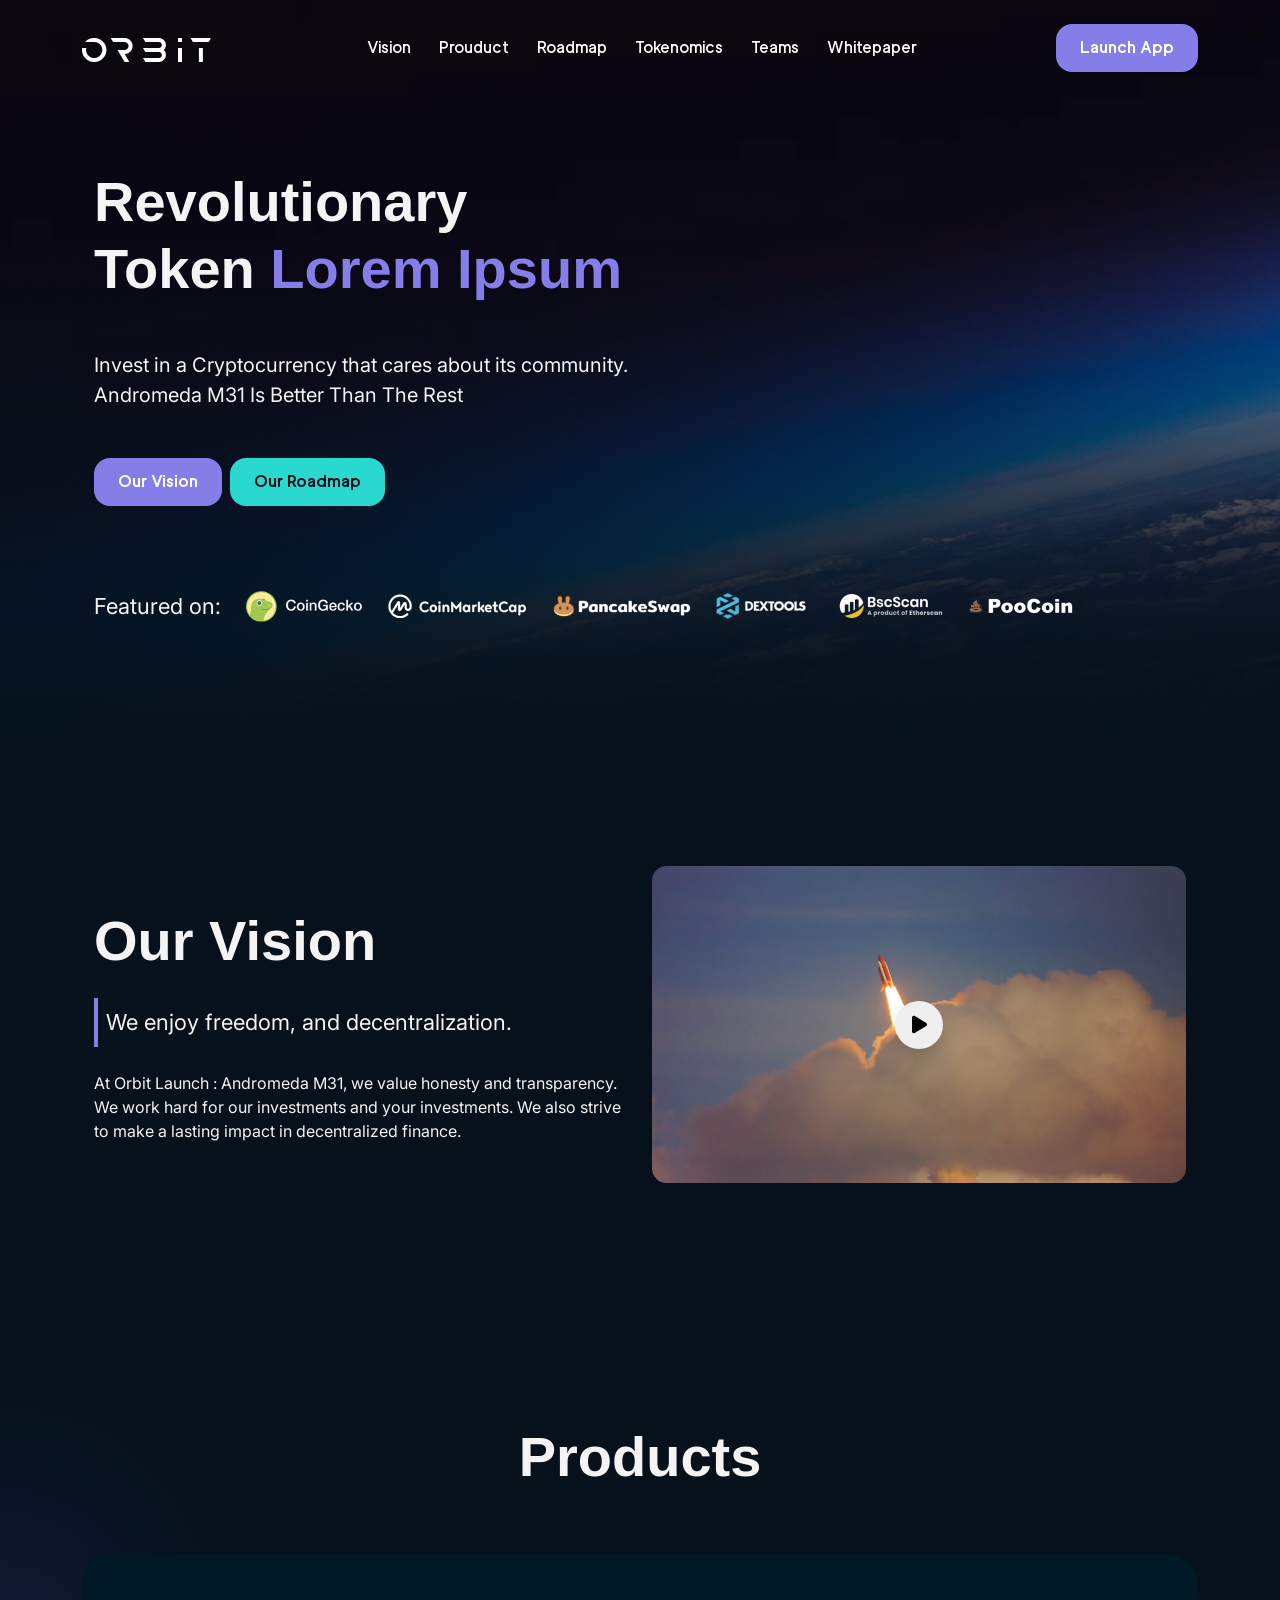
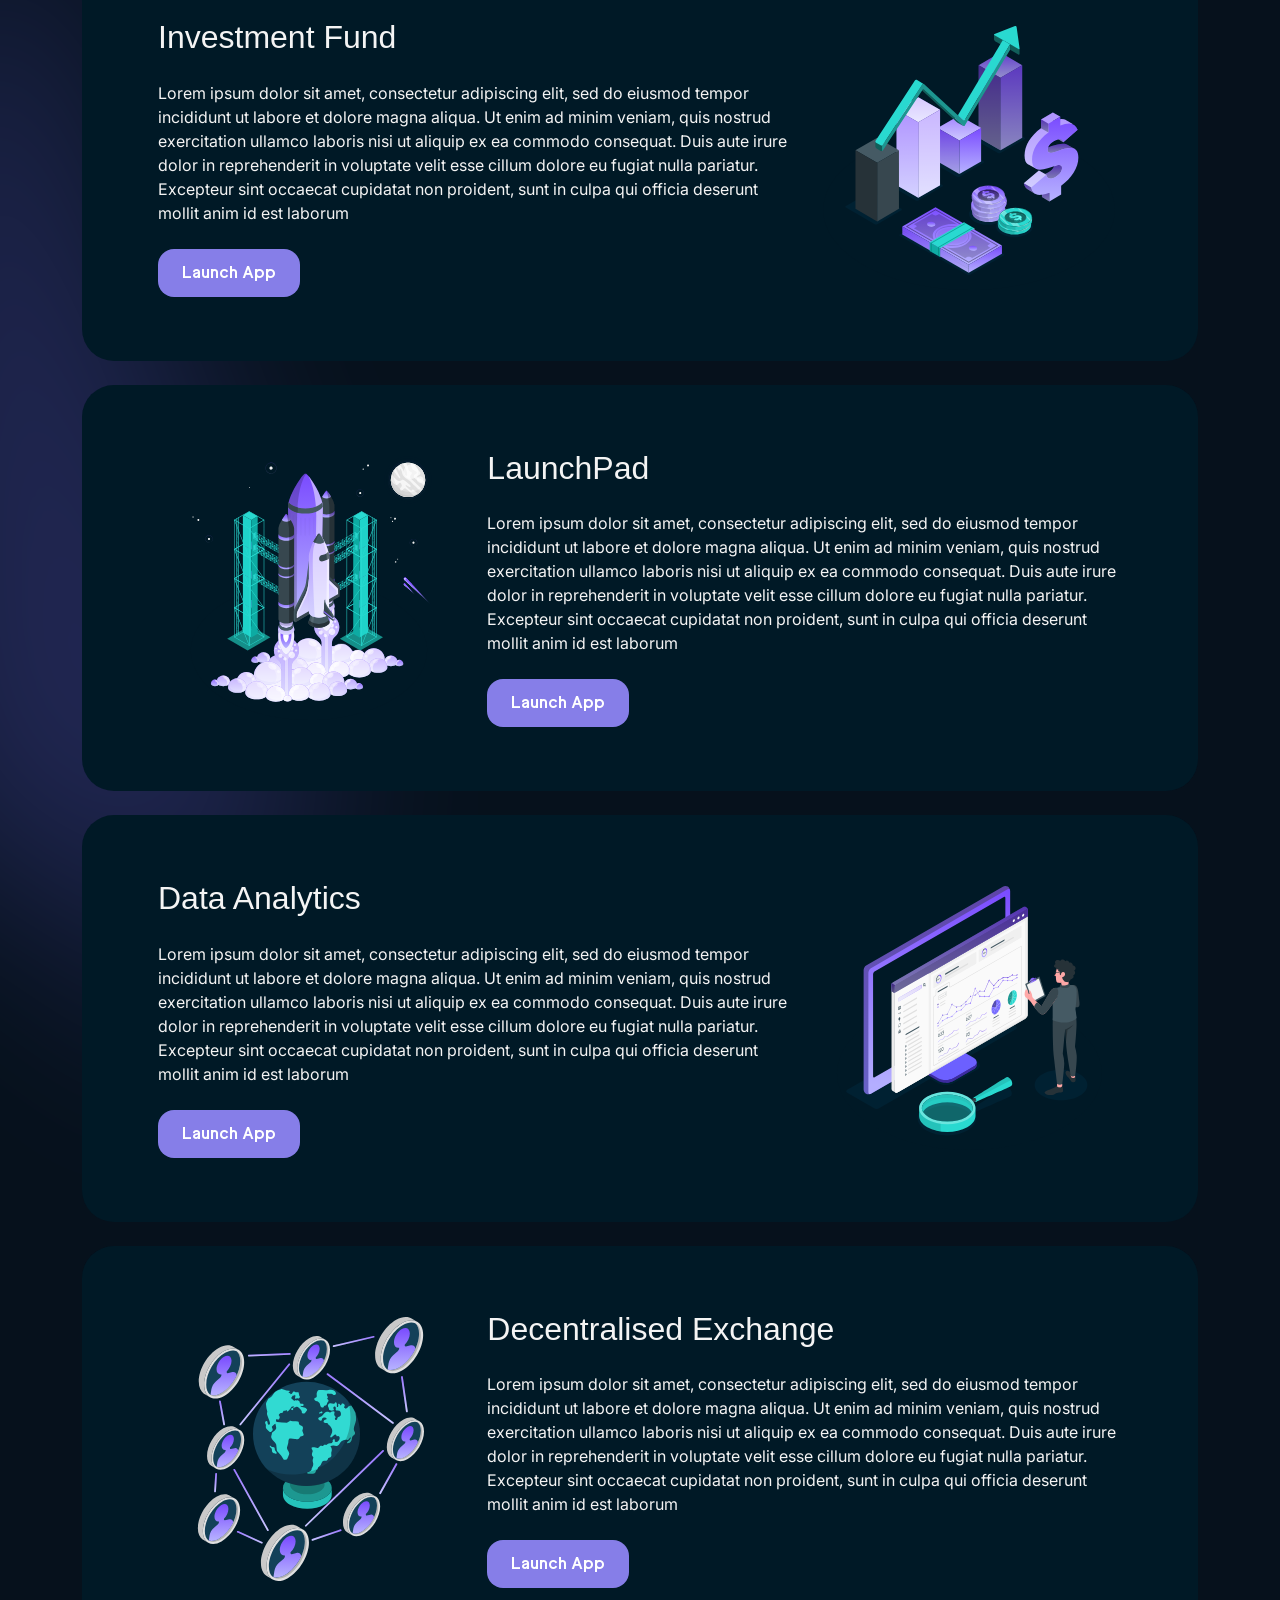
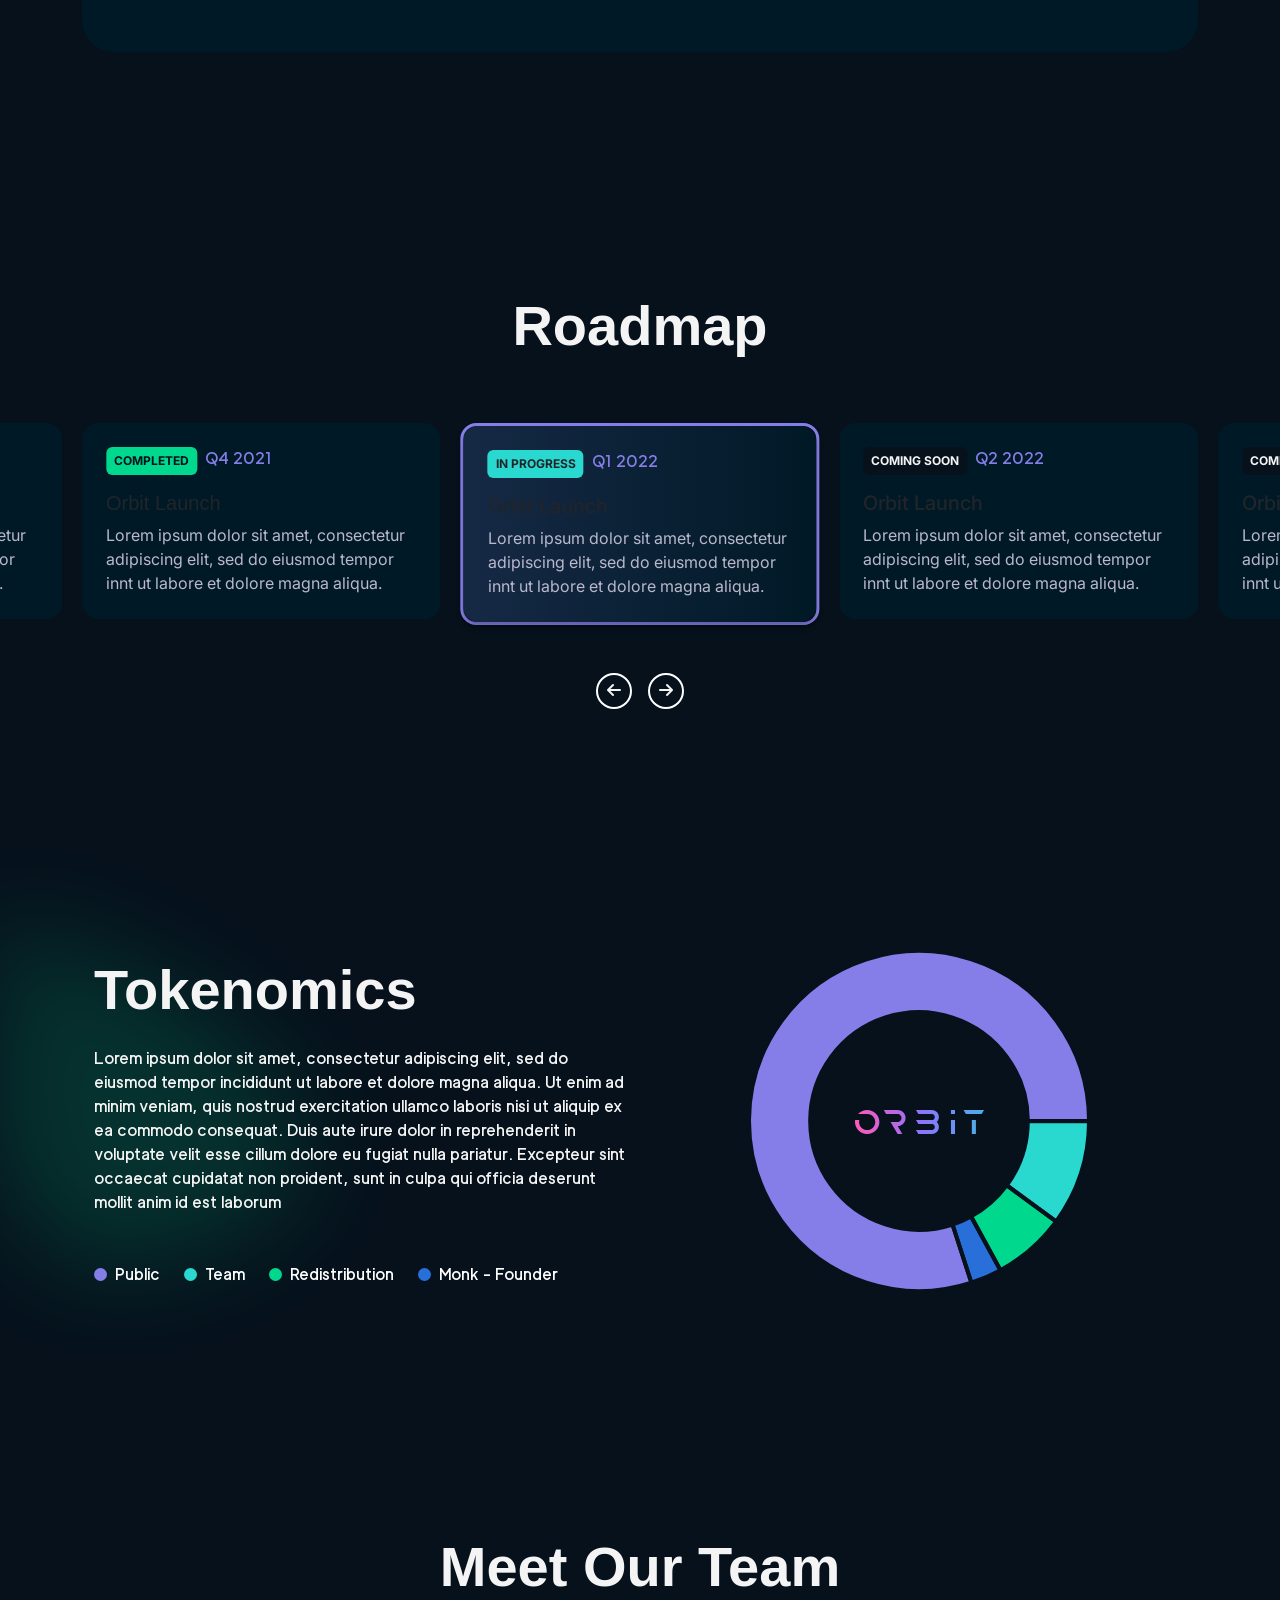
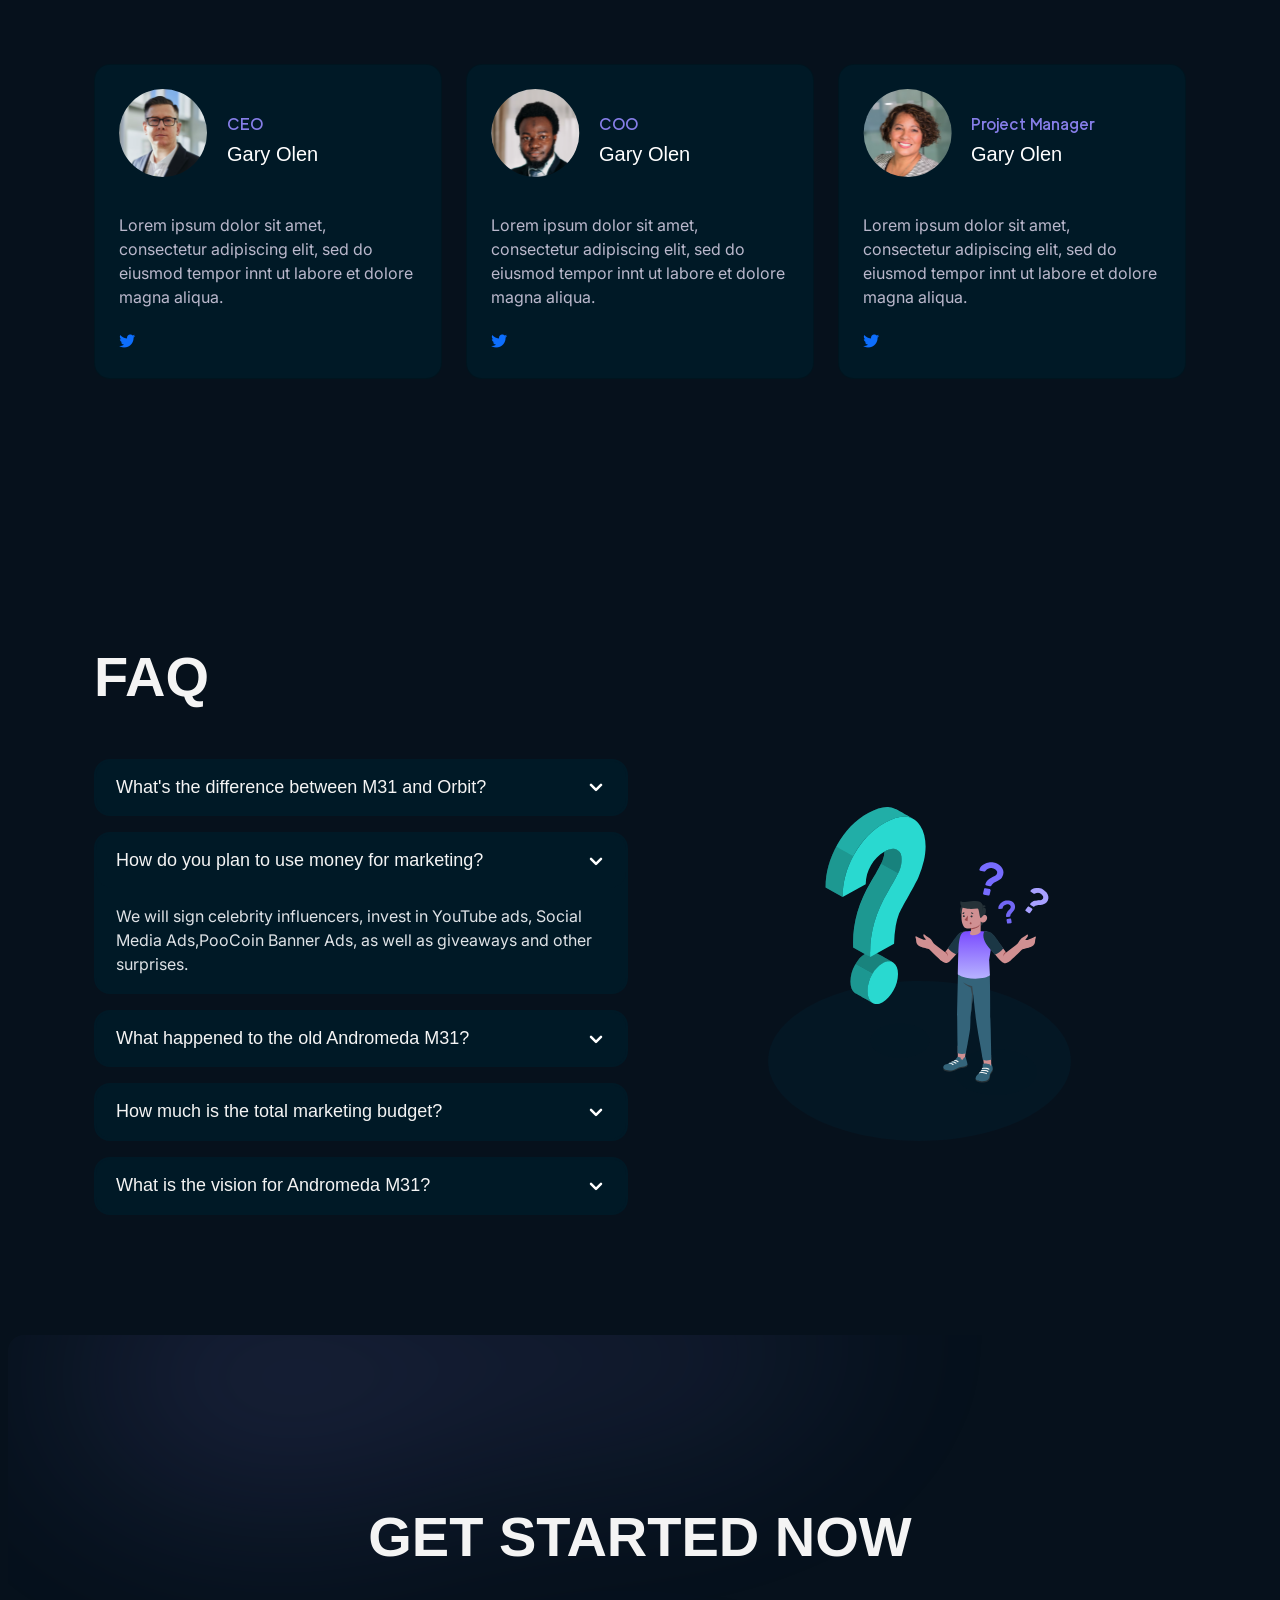
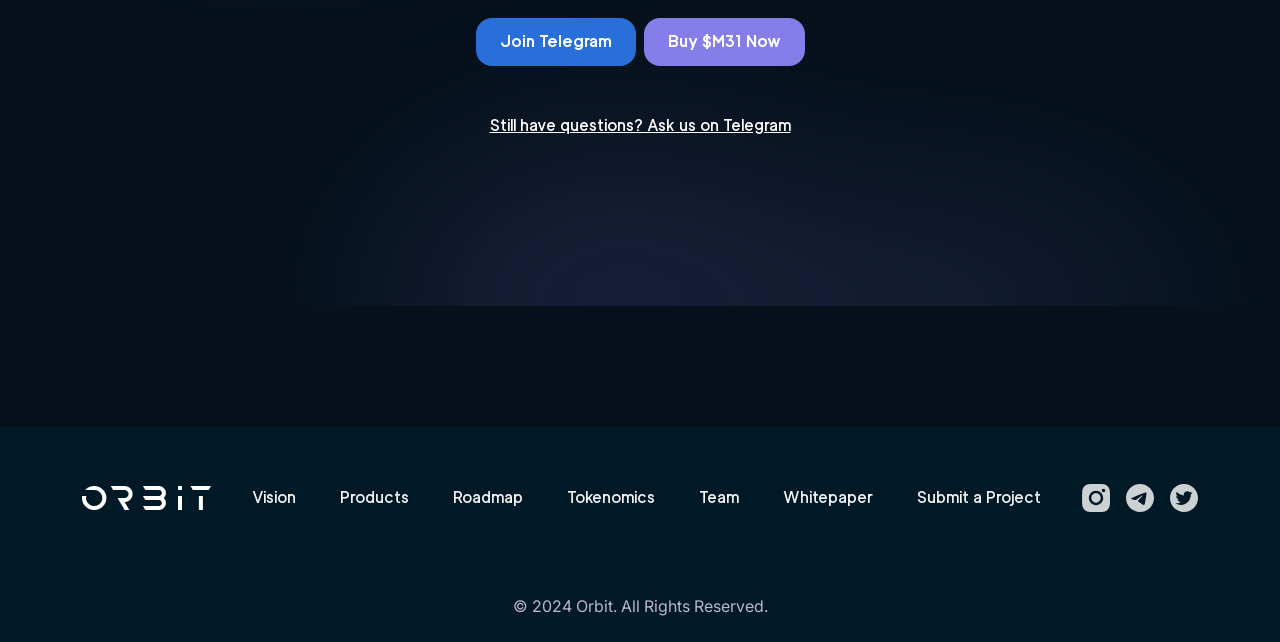
<file: Index.html>
<!DOCTYPE html>
<html lang="en">

<head>
  <meta charset="UTF-8">
  <meta name="viewport" content="width=device-width, initial-scale=1.0">
  <link href="https://cdn.jsdelivr.net/npm/bootstrap@5.3.0-alpha1/dist/css/bootstrap.min.css" rel="stylesheet"
    integrity="sha384-GLhlTQ8iRABdZLl6O3oVMWSktQOp6b7In1Zl3/Jr59b6EGGoI1aFkw7cmDA6j6gD" crossorigin="anonymous">
  <link rel="stylesheet" href="https://cdn.jsdelivr.net/npm/bootstrap-icons@1.11.3/font/bootstrap-icons.min.css">
  <link rel="preconnect" href="https://fonts.gstatic.com" crossorigin>
  <link href="https://fonts.googleapis.com/css2?family=Inter:wght@100..900&display=swap" rel="stylesheet">
  <link href="/asset/Web Fonts/stylesheet.css"
    rel="stylesheet">
  <link rel="stylesheet" href="https://cdnjs.cloudflare.com/ajax/libs/font-awesome/6.0.0/css/all.min.css">
  <link rel="stylesheet" href="https://cdnjs.cloudflare.com/ajax/libs/font-awesome/4.7.0/css/font-awesome.min.css">
  <link rel="stylesheet" href="https://unpkg.com/swiper/swiper-bundle.min.css">
  <link rel="stylesheet" href="/asset/css/main.css">
  <title>Orbit | Figma</title>
</head>

<body>
  <nav class="navbar navbar-expand-lg fixed-top">
    <div class="container">
      <a class="navbar-brand" href="#"><img src="./asset/images/Logo.png" alt="Logo"></a>
      <button class="navbar-toggler" type="button" data-bs-theme="dark" data-bs-toggle="collapse"
        data-bs-target="#navbarNav" aria-controls="navbarNav" aria-expanded="false" aria-label="Toggle navigation">
        <span class="navbar-toggler-icon"><img src="./asset/images/align-justified.png" alt=""></span>
      </button>
      <div class="collapse navbar-collapse" id="navbarNav">
        <ul class="navbar-nav mx-auto">
          <li class="nav-item">
            <a class="nav-link text-white" href="#">Vision</a>
          </li>
          <li class="nav-item">
            <a class="nav-link text-white" href="#">Prouduct</a>
          </li>
          <li class="nav-item">     
            <a class="nav-link text-white" href="#">Roadmap</a>
          </li>
          <li class="nav-item">
            <a class="nav-link text-white" href="#">Tokenomics</a>
          </li>
          <li class="nav-item">
            <a class="nav-link text-white" href="#">Teams</a>
          </li>
          <li class="nav-item">
            <a class="nav-link text-white" href="#">Whitepaper</a>
          </li>
        </ul>
        <div class="nav-button ">
          <a class="btn btn-primary">Launch App</a>
        </div>
      </div>
    </div>
  </nav>
  <!--home start-->
  <section class="hero-section">
    <div class="container py-12">
      <div class="row">
        <div class="col-12">
          <div class="col-12 col-lg-8 col-xl-6 mt-5">
            <h1>Revolutionary Token
              <span class="text-primary">Lorem Ipsum</span>
            </h1>
            <p class="mt-5 fs-20 lh-base">Invest in a Cryptocurrency that cares about its community. Andromeda M31 Is Better Than
              The Rest
            </p>
            <div class="d-flex flex-column flex-sm-row align-item-center mt-5 gap-2">
            <a href="#" class="btn btn-primary ">Our Vision</a>
            <a href="#" class="btn btn-seceondary">Our Roadmap</a>
          </div>
          </div>
          <div class="d-flex flex-wrap mt-6 align-items-center gap-4">
            <p class=" fs-22">Featured on:</p>
            <p href="#"><img src="/asset/images/image 10.png"></p>
            <p href=""><img src="/asset/images/image 11.png"></p>
            <p href=""><img src="/asset/images/image 12.png"></p>
            <p href=""><img src="/asset/images/image 13.png"></p>
            <p href=""><img src="/asset/images/image 14.png"></p>
            <p href=""><img src="/asset/images/image 15.png"></p>
          </div>
        </div>
      </div>
  </section>
  <!-- Vision Start -->
  <section class="vision-section">
  <div class="container py-12">
    <div class="row row-gap-5 align-items-center">
      <div class="col-12 col-lg-6">
        <h2>Our Vision</h2>
        <p class="vision-line lh-base fs-22 mt-4">We enjoy freedom, and decentralization.</p>
        <p class="mt-4">
          At Orbit Launch : Andromeda M31, we value honesty and transparency. We work hard for our investments and your
          investments. We also strive to make a lasting impact in decentralized finance.
        </p>
      </div>
      <div class="col-12 col-lg-6 text-center">
        <div class="video d-inline-block position-relative">
          <div class="image-wrapper">
          <img src="/asset/images/vedio.svg" alt="">
        </div>
            <button class="play-button border-0" data-bs-toggle="modal" data-bs-target="#exampleModal">
              <i class="fa-solid fa-play color-purple"></i>
            </button>
        </div>
        <div class="modal fade" id="exampleModal" tabindex="-1" aria-labelledby="exampleModalLabel" aria-hidden="true">
          <div class="modal-dialog ">
            <div class="modal-content bg-transparent">
              <div class="modal-header border-0">
                <button type="button" class="btn-close"  data-bs-dismiss="modal" aria-label="Close"><i class=" bi bi-close"></i></button>
              </div>
              <div class="modal-body">
                <iframe width="560" height="315" src="https://www.youtube.com/embed/hKdH83AybQU"
                  title="YouTube video player" frameborder="0"
                  allow="accelerometer; autoplay; clipboard-write; encrypted-media; gyroscope; picture-in-picture; web-share"
                  allowfullscreen></iframe>
              </div>
            </div>
          </div>
        </div>
      </div>
    </div>
  </div>
</section>
  <!-- Products start -->
  <section class="product-section">
    <div class="container py-12">
      <div class="row">
        <div class="col-12">
          <h2 class="text-center mb-7">Products</h2>
        </div>
      </div>
      <div class="product-cards-layout row flex-column-reverse flex-lg-row flex-md-row align-items-center rounded-5 mb-4">
        <div class="col-12 col-md-7 col-lg-8">
          <h3 class="">Investment Fund</h3>
          <p class="mt-4">
            Lorem ipsum dolor sit amet, consectetur adipiscing elit, sed do eiusmod tempor incididunt ut labore et
            dolore magna aliqua. Ut enim ad minim veniam, quis nostrud exercitation ullamco laboris nisi ut aliquip
            ex ea commodo consequat. Duis aute irure dolor
            in reprehenderit in voluptate velit esse cillum dolore eu fugiat nulla pariatur. Excepteur sint occaecat
            cupidatat non proident, sunt in culpa qui officia deserunt mollit anim id est laborum
          </p>
          <a class="btn btn-primary mt-4">Launch App</a>
        </div>
        <div class="col-12 col-md-5 col-lg-4 text-lg-center">
          <img src="/asset/images/barchart.svg" alt="">
        </div>
      </div>
      <div class="product-cards-layout row flex-lg-row-reverse flex-column-reverse flex-md-row align-items-center rounded-5  mb-4 ">
        <div class="col-12 col-md-7 col-lg-8">
          <h3>LaunchPad</h3>
          <p class="mt-4">
            Lorem ipsum dolor sit amet, consectetur adipiscing elit, sed do eiusmod tempor incididunt ut labore et
            dolore magna aliqua. Ut enim ad minim veniam, quis nostrud exercitation ullamco laboris nisi ut aliquip
            ex ea commodo consequat. Duis aute irure dolor
            in reprehenderit in voluptate velit esse cillum dolore eu fugiat nulla pariatur. Excepteur sint occaecat
            cupidatat non proident, sunt in culpa qui officia deserunt mollit anim id est laborum
          </p>
          <a class="btn btn-primary mt-4">Launch App</a>
        </div>
        <div class="col-12 col-md-5 col-lg-4 text-lg-center">
          <img src="/asset/images/rocket.svg" alt="">
        </div>
      </div>
      <div class="product-cards-layout row flex-column-reverse flex-lg-row flex-md-row align-items-center rounded-5 mb-4">
        <div class="col-12 col-md-7 col-lg-8">
          <h3 class="">Data Analytics</h3>
          <p class="mt-4">
            Lorem ipsum dolor sit amet, consectetur adipiscing elit, sed do eiusmod tempor incididunt ut labore et
            dolore magna aliqua. Ut enim ad minim veniam, quis nostrud exercitation ullamco laboris nisi ut aliquip
            ex ea commodo consequat. Duis aute irure dolor
            in reprehenderit in voluptate velit esse cillum dolore eu fugiat nulla pariatur. Excepteur sint occaecat
            cupidatat non proident, sunt in culpa qui officia deserunt mollit anim id est laborum
          </p>
          <a class="btn btn-primary mt-4">Launch App</a>
        </div>
        <div class="col-12 col-lg-4 col-md-5 text-lg-center">
          <img src="/asset/images/monitor.svg" alt="">
        </div>
      </div>
      <div class="product-cards-layout row flex-lg-row-reverse flex-column-reverse flex-md-row align-items-center rounded-5">
        <div class="col-12 col-md-7 col-lg-8">
          <h3 class="">Decentralised Exchange</h3>
          <p class="mt-4">
            Lorem ipsum dolor sit amet, consectetur adipiscing elit, sed do eiusmod tempor incididunt ut labore et
            dolore magna aliqua. Ut enim ad minim veniam, quis nostrud exercitation ullamco laboris nisi ut aliquip
            ex ea commodo consequat. Duis aute irure dolor
            in reprehenderit in voluptate velit esse cillum dolore eu fugiat nulla pariatur. Excepteur sint occaecat
            cupidatat non proident, sunt in culpa qui officia deserunt mollit anim id est laborum
          </p>
          <a class="btn btn-primary mt-4">Launch App</a>
        </div>
        <div class="col-12 col-lg-4 col-md-5 text-lg-center">
          <img src="/asset/images/Globe.svg" alt="">
        </div>
      </div>
    </div>
  </section>
  <!--Roadmap start  -->
  <section class="roadmap-section">
  <div class="container py-12">
    <div class="row">
      <div class="col-12">
        <h2 class="text-center mb-7">Roadmap</h2>
      </div>
    </div>
    <div class="swiper-container">
      <div class="swiper-wrapper">
        <div class="swiper-slide">
          <div class="card complete">
          <div class="d-flex gap-2 ">
                <p class="badge completed">COMPLETED</p>
                <p class="text-primary font-Luxora">Q3 2021</p>
              </div>
                <h6 class="fs-20 mt-3 font-Inter">Orbit Launch</h6>
                <p class="text-seceondary lh-normal mt-2">Lorem ipsum dolor sit amet, consectetur adipiscing elit, sed do
                  eiusmod tempor innt ut labore et dolore magna aliqua.</p>
          </div>
        </div>
        <div class="swiper-slide">
          <div class="card complete">
            <div class="d-flex column-gap-2">
              <p class="badge completed ">COMPLETED</p>
              <p class="text-primary font-Luxora">Q4 2021</p>
              </div>
              <h6 class="fs-20 mt-3">Orbit Launch</h6>
              <p class="text-seceondary lh-normal mt-2">Lorem ipsum dolor sit amet, consectetur adipiscing elit, sed do
                eiusmod tempor innt ut labore et dolore magna aliqua.</p>
          </div>
        </div>
        <div class="swiper-slide">
          <div class="card progess">
                <div class="d-flex column-gap-2">
                <p class="badge bg-seceondary text-dark">IN PROGRESS</p>
                <p class="text-primary font-Luxora">Q1 2022</p>
              </div>
                <h6 class="fs-20 mt-3 font-Inter">Orbit Launch</h6>
                <p class="text-seceondary lh-normal mt-2">Lorem ipsum dolor sit amet, consectetur adipiscing elit, sed
                  do eiusmod tempor innt ut labore et dolore magna aliqua.</p>
          </div>
        </div>
        <div class="swiper-slide">
          <div class="card coming">
            <div class="d-flex column-gap-2">
                <p class="badge coming-soon">COMING SOON</p>
                <p class="text-primary font-Luxora">Q2 2022</p>
              </div>
                <h6 class="fs-20 mt-3 font-Inter">Orbit Launch</h6>
                <p class="text-seceondary lh-normal mt-2">Lorem ipsum dolor sit amet, consectetur adipiscing elit, sed do
                  eiusmod tempor innt ut labore et dolore magna aliqua.</p>  
          </div>
        </div>
        <div class="swiper-slide">
          <div class="card coming">
            <div class="d-flex column-gap-2">
                <p class="badge coming-soon">COMING SOON</p>
                <p class="text-primary font-Luxora">Q2 2022</p>
              </div>
                <h6 class="fs-20 mt-3 font-Inter">Orbit Launch</h6>
                <p class="text-seceondary lh-normal mt-2">Lorem ipsum dolor sit amet, consectetur adipiscing elit, sed do
                  eiusmod tempor innt ut labore et dolore magna aliqua.</p>
          </div>
        </div>
      </div>
      <div class="d-flex justify-content-center gap-3 mt-5">
        <button class="swiper-button previous"><i class="fa-solid fa-arrow-left"></i></button>
        <button class="swiper-button next"><i class="fa-solid fa-arrow-right "></i></button>
      </div>
    </div>
  </div>
  </section>
  <!--tokenomics start-->
  <section class="tokenomics-section">
    <div class="container py-12">
        <div class="row flex-column flex-md-row align-items-center row-gap-5">
            <div class="col-12 col-lg-6 ">
                <h2>Tokenomics</h2>
                <p class="mt-4 font-Luxora">
                    Lorem ipsum dolor sit amet, consectetur adipiscing elit, sed do eiusmod tempor incididunt ut labore et dolore magna aliqua. Ut enim ad minim veniam, quis nostrud exercitation ullamco laboris nisi ut aliquip ex ea commodo consequat. Duis aute irure dolor
                    in reprehenderit in voluptate velit esse cillum dolore eu fugiat nulla pariatur. Excepteur sint occaecat cupidatat non proident, sunt in culpa qui officia deserunt mollit anim id est laborum
                </p>
                <div class="d-flex  flex-wrap mt-5 gap-4">
                    <a class="d-inline-flex align-items-center text-white gap-2">
                        <span class="dot bg-primary"></span>Public
                    </a>
                    <a class="d-inline-flex align-items-center text-white gap-2">
                        <span class="dot bg-seceondary "></span>Team
                    </a>
                    <a class="d-inline-flex align-items-center text-white gap-2">
                        <span class="dot bg-green"></span>Redistribution
                    </a>
                    <a class="d-inline-flex align-items-center text-white gap-2">
                        <span class="dot bg-blue"></span>Monk - Founder
                    </a>
                  </div>
            </div>
            <div class="col-12 col-lg-6 ">
              <div class="d-flex justify-content-center">
                <img src="/asset/images/Orbit.svg" class="img-fluid" alt="">
            </div>
          </div>
        </div>
    </div>
</section>
  <!-- team section -->
  <section class="team-section">
  <div class="container py-12">
    <div class="row">
      <div class="col-12">
        <h2 class="text-center mb-7">Meet Our Team</h2>
      </div>
    </div>
    <div class="row row-cols-1 justify-content-center row-cols-md-2 row-cols-lg-3 ">
      <div class="col  mb-3 mb-md-4 ">
        <div class="card mx-auto p-3 p-sm-4 rounded-4">
          <div class="team-info d-flex align-items-center gap-2">
            <div class="img-wrapper">
            <img src="/asset/images/Rectangle 255.svg" alt="">
          </div>
            <div class="desig-name">
              <span class="text-primary">CEO</span>
              <h4>Gary Olen</h4>
            </div>
          </div>
          <div>
            <p class="text-seceondary mt-4">
              Lorem ipsum dolor sit amet, consectetur adipiscing elit, sed do eiusmod tempor innt ut labore et
              dolore magna aliqua.
            </p>
          </div>
          <a href="#"><i class="fa-brands fa-twitter mt-4"></i></a>
        </div>
      </div>
      <div class="col mb-3 mb-md-4 mb-lg-0">
        <div class="card mx-auto p-3 p-sm-4 rounded-4">
          <div class="team-info d-flex align-items-center gap-2">
          <div class="img-wrapper">
            <img src="/asset/images/Rectangle 2553.svg" alt="">
          </div>
            <div class="desig-name">
              <span class="text-primary">COO</span>
              <h4>Gary Olen</h4>
            </div>
          </div>
          <div>
            <p class="text-seceondary mt-4">
              Lorem ipsum dolor sit amet, consectetur adipiscing elit, sed do eiusmod tempor innt ut labore et
              dolore magna aliqua.
            </p>
          </div>
          <a href="#"><i class="fa-brands fa-twitter mt-4"></i></a>
        </div>
      </div>
      <div class="col">
        <div class="card mx-auto p-3 p-sm-4 rounded-4">
          <div class="team-info d-flex align-items-center gap-2">
            <div class="img-wrapper">
            <img src="/asset/images/Rectangle 255 (1).svg" alt="">
          </div>
            <div class="desig-name">
              <span class="text-primary">Project Manager</span>
              <h4>Gary Olen </h4>
            </div>
          </div>
          <div>
            <p class="text-seceondary mt-4">
              Lorem ipsum dolor sit amet, consectetur adipiscing elit, sed do eiusmod tempor innt ut labore et
              dolore magna aliqua.
            </p>
          </div>
          <a href="#"><i class="fa-brands fa-twitter mt-4"></i></a>
        </div>
      </div>
    </div>
  </div>
</section>
  <!--faq started-->
  <div class="container py-12">
    <div class="row">
      <div class="col-12">
        <h2 class="mb-5">FAQ</h2>
      </div>
    </div>
    <div class="row">
      <div class="col-lg-6 col-md-12">
        <div class="accordion" id="accordionExample" data-bs-theme="dark">
          <div class="accordion-item ">
              <button class="accordion-button collapsed" type="button" data-bs-toggle="collapse"
                data-bs-target="#collapseOne" aria-expanded="false" aria-controls="collapseOne"id="accord-head"><h5 class="accordion-header" id="headingOne">What's
                the difference between M31 and Orbit?</h5></button>
            
            <div id="collapseOne" class="accordion-collapse collapse " aria-labelledby="headingOne"
              data-bs-parent="#accordionExample">
              <p class="accordion-body">Lorem ipsum dolor, sit amet consectetur adipisicing elit.
                Molestiae saepe odio maxime totam doloremque unde perspiciatis deleniti possimus repudiandae aut error
                commodi itaque reprehenderit, tenetur quisquam autem eveniet dolor. Sit!</p>
            </div>
          </div>
          <div class="accordion-item mt-3">
              <button class="accordion-button  collapsed" type="button" data-bs-toggle="collapse"
                data-bs-target="#collapseTwo" aria-expanded="true" aria-controls="collapseTwo" id="accord-head"><h5 class="accordion-header" id="headingTwo">How do
                you plan to use money for marketing?</h5></button>
            <div id="collapseTwo" class="accordion-collapse" aria-labelledby="headingTwo"
              data-bs-parent="#accordionExample">
              <p class="accordion-body">We will sign celebrity influencers, invest in YouTube ads,
                Social Media Ads,PooCoin Banner Ads, as well as giveaways and other surprises.</p>
            </div>
          </div>
          <div class="accordion-item mt-3">
              <button class="accordion-button accord-head collapsed" type="button" data-bs-toggle="collapse"
                data-bs-target="#collapseThree" aria-expanded="false" aria-controls="collapseThree" id="accord-head"><h5 class="accordion-header" id="headingThree">What
                happened to the old Andromeda M31? </h5></button>
            <div id="collapseThree" class="accordion-collapse collapse" aria-labelledby="headingThree"
              data-bs-parent="#accordionExample">
              <p class="accordion-body">Lorem ipsum dolor sit amet consectetur, adipisicing elit.
                Quaerat numquam at expedita, molestiae obcaecati repudiandae architecto dolores minus? Voluptate
                similique quaerat itaque aliquam culpa nostrum enim voluptates provident delectus aspernatur.</p>
            </div>
          </div>
          <div class="accordion-item mt-3">
              <button class="accordion-button accord-head collapsed" type="button" data-bs-toggle="collapse"
                data-bs-target="#collapseFour" aria-expanded="false" aria-controls="collapseFour" id="accord-head"><h5 class="accordion-header" id="headingFour">How
                much is the total marketing budget?</h5></button>
            <div id="collapseFour" class="accordion-collapse collapse" aria-labelledby="headingFour"
              data-bs-parent="#accordionExample">
              <p class="accordion-body ">Lorem ipsum dolor sit amet consectetur adipisicing elit.
                Harum est, quod officiis hic dicta tempore numquam natus dolorum eveniet. Fugiat ipsum animi id alias
                beatae mollitia ea, quaerat ducimus atque?</p>
            </div>
          </div>
          <div class="accordion-item mt-3">
              <button class="accordion-button accord-head collapsed" type="button" data-bs-toggle="collapse"
                data-bs-target="#collapseFive" aria-expanded="false" aria-controls="collapseFive" id="accord-head"><h5 class="accordion-header" id="headingFive">What
                is the vision for Andromeda M31?</h5></button>
            <div id="collapseFive" class="accordion-collapse collapse" aria-labelledby="headingFive"
              data-bs-parent="#accordionExample">
              <p class="accordion-body">Lorem ipsum dolor sit amet consectetur adipisicing elit.
                Accusamus eos officia maiores? Magnam esse quod quam, quos doloremque sit aliquam temporibus repellat
                iure vel expedita perspiciatis autem officia quasi ipsum!</p>
            </div>
          </div>
        </div>
      </div>
      <div class="col-lg-6 col-md-12 ">
        <div class=" d-flex justify-content-center pt-5">
          <img src="./asset/images/amico.svg" alt="Image">
        </div>
      </div>
    </div>
  </div>
  <!-- Get started -->
  <section class="started-background mx-2">
    <div class="container py-12 ">
      <div class="row">
        <div class="col-12 text-center align-items-center my-5 ">
          <h2>GET STARTED NOW</h2>
          <div class="button-alignment d-flex flex-column flex-sm-row align-item-center mb-5 justify-content-center gap-2 mt-5 ">
            <a class="btn btn-blue ">Join Telegram</a>
            <a class="btn btn-primary">Buy $M31 Now</a>
          </div>
          <a class="text-white text-decoration-underline"> Still have questions? Ask us on Telegram</a>
        </div>
      </div>
    </div>
    </div>
    </div>
  </section>
  <!-- footer start -->
  <footer class="py-12 pb-0">
    <div class="footer">
      <section class="container">
        <div class="row ">
          <div class="navbar flex-column flex-lg-row align-items-sm-center align-items-start py-5">
            <a href="#" class="mb-4 mb-lg-0"><img src="/asset/images/Logo.png" alt=""></a>
            <ul class="mb-4 mb-lg-0  d-flex flex-column flex-sm-row list-unstyled gap-3">
              <li class="nav-item">
                <a class="nav-link" href="#">Vision</a>
              </li>
              <li class="nav-item">
                <a class="nav-link" href="#">Products</a>
              </li>
              <li class="nav-item">
                <a class="nav-link" href="#">Roadmap</a>
              </li>
              <li class="nav-item">
                <a class="nav-link" href="#">Tokenomics</a>
              </li>
              <li class="nav-item">
                <a class="nav-link" href="#">Team</a>
              </li>
              <li class="nav-item">
                <a class="nav-link" href="#">Whitepaper</a>
              </li>
              <li class="nav-item">
                <a class="nav-link" href="#">Submit a Project</a>
              </li>
            </ul>
            <div class=" social-icons d-inline-flex gap-3">
              <a href="#">
                <img src="/asset/images/instagram.svg" alt="">
              </a>
              <a href="#">
                <img src="/asset/images/telegram.svg" alt="">
              </a>
              <a href="#">
                <img src="/asset/images/twitter.svg" alt="">
              </a>
            </div>
          </div>
          <div class="text-sm-center py-4">
            <p class="text-seceondary">© 2024 Orbit. All Rights Reserved.</p>
          </div>
        </div>
      </section>
    </div>
  </footer>


  <script src="https://code.jquery.com/jquery-3.5.1.slim.min.js"></script>
  <script src="https://cdn.jsdelivr.net/npm/@popperjs/core@2.11.8/dist/umd/popper.min.js"></script>
  <script src="https://cdn.jsdelivr.net/npm/bootstrap@5.3.2/dist/js/bootstrap.bundle.min.js"></script>
  <script src="https://unpkg.com/swiper/swiper-bundle.min.js"></script>
  <script>
var swiper = new Swiper('.swiper-container', {
  slidesPerView:1,
  loop:false,
  initialSlide:2,
  centeredSlides:true,
  spaceBetween:20,
  breakpoints: {
    320: {
      slidesPerView: 1,
      spaceBetween:20,
    },
  576:{
    slidesPerView:1.5,
    spaceBetween:20,
  },
    768:{
      slidesPerView:1.7,
      spaceBetween:20,
    },
    992:{
    slidesPerView:2.5,
    spaceBetween:20,
  },
    1200:{
      slidesPerView:3,
      spaceBetween:20,

    }
  },
  navigation: {
    nextEl: '.next',
    prevEl: '.previous',
  },
  
});
  </script>
  <script>
   window.addEventListener('scroll', function () {
    var navbar = document.querySelector('.navbar'); // Use class selector instead of ID
    if (window.scrollY > 0) {
        navbar.classList.add('scrolled');
    } else {
        navbar.classList.remove('scrolled');
    }
});
  </script>

</body>
</html>
</file>
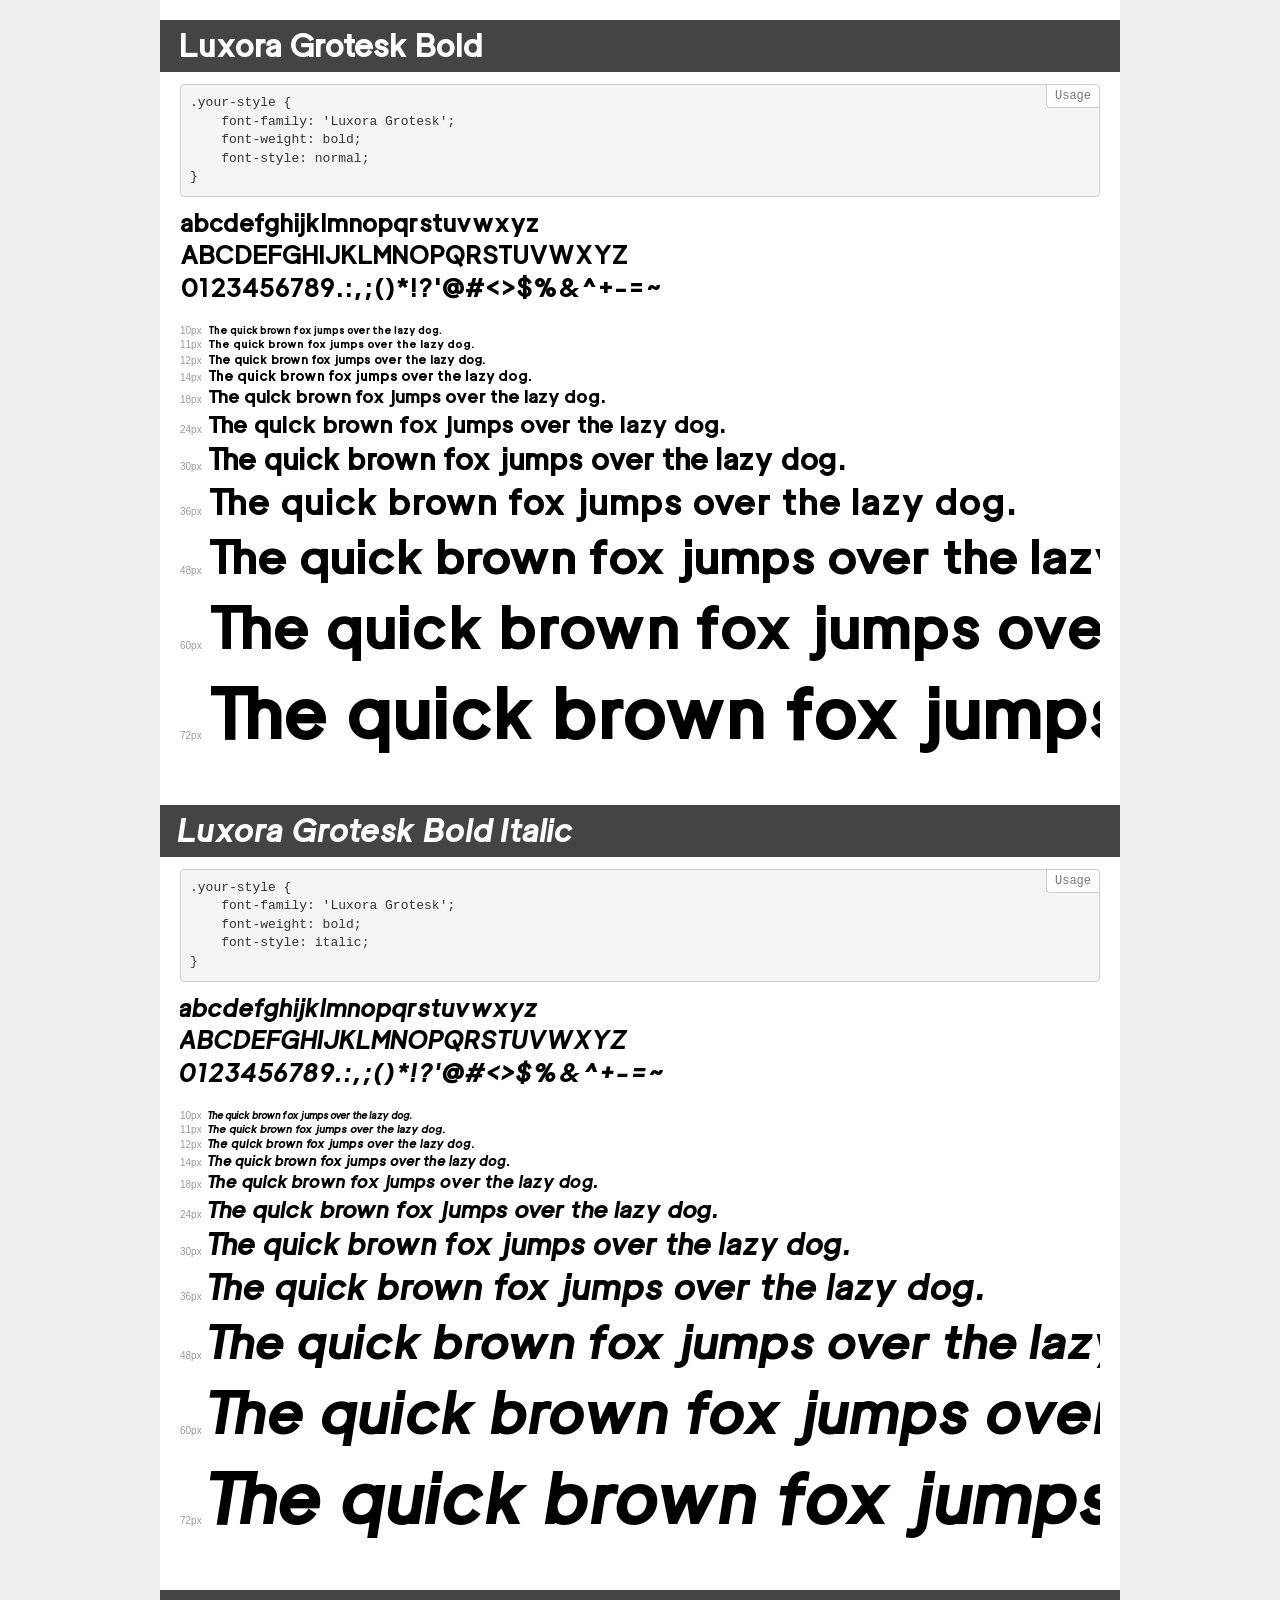
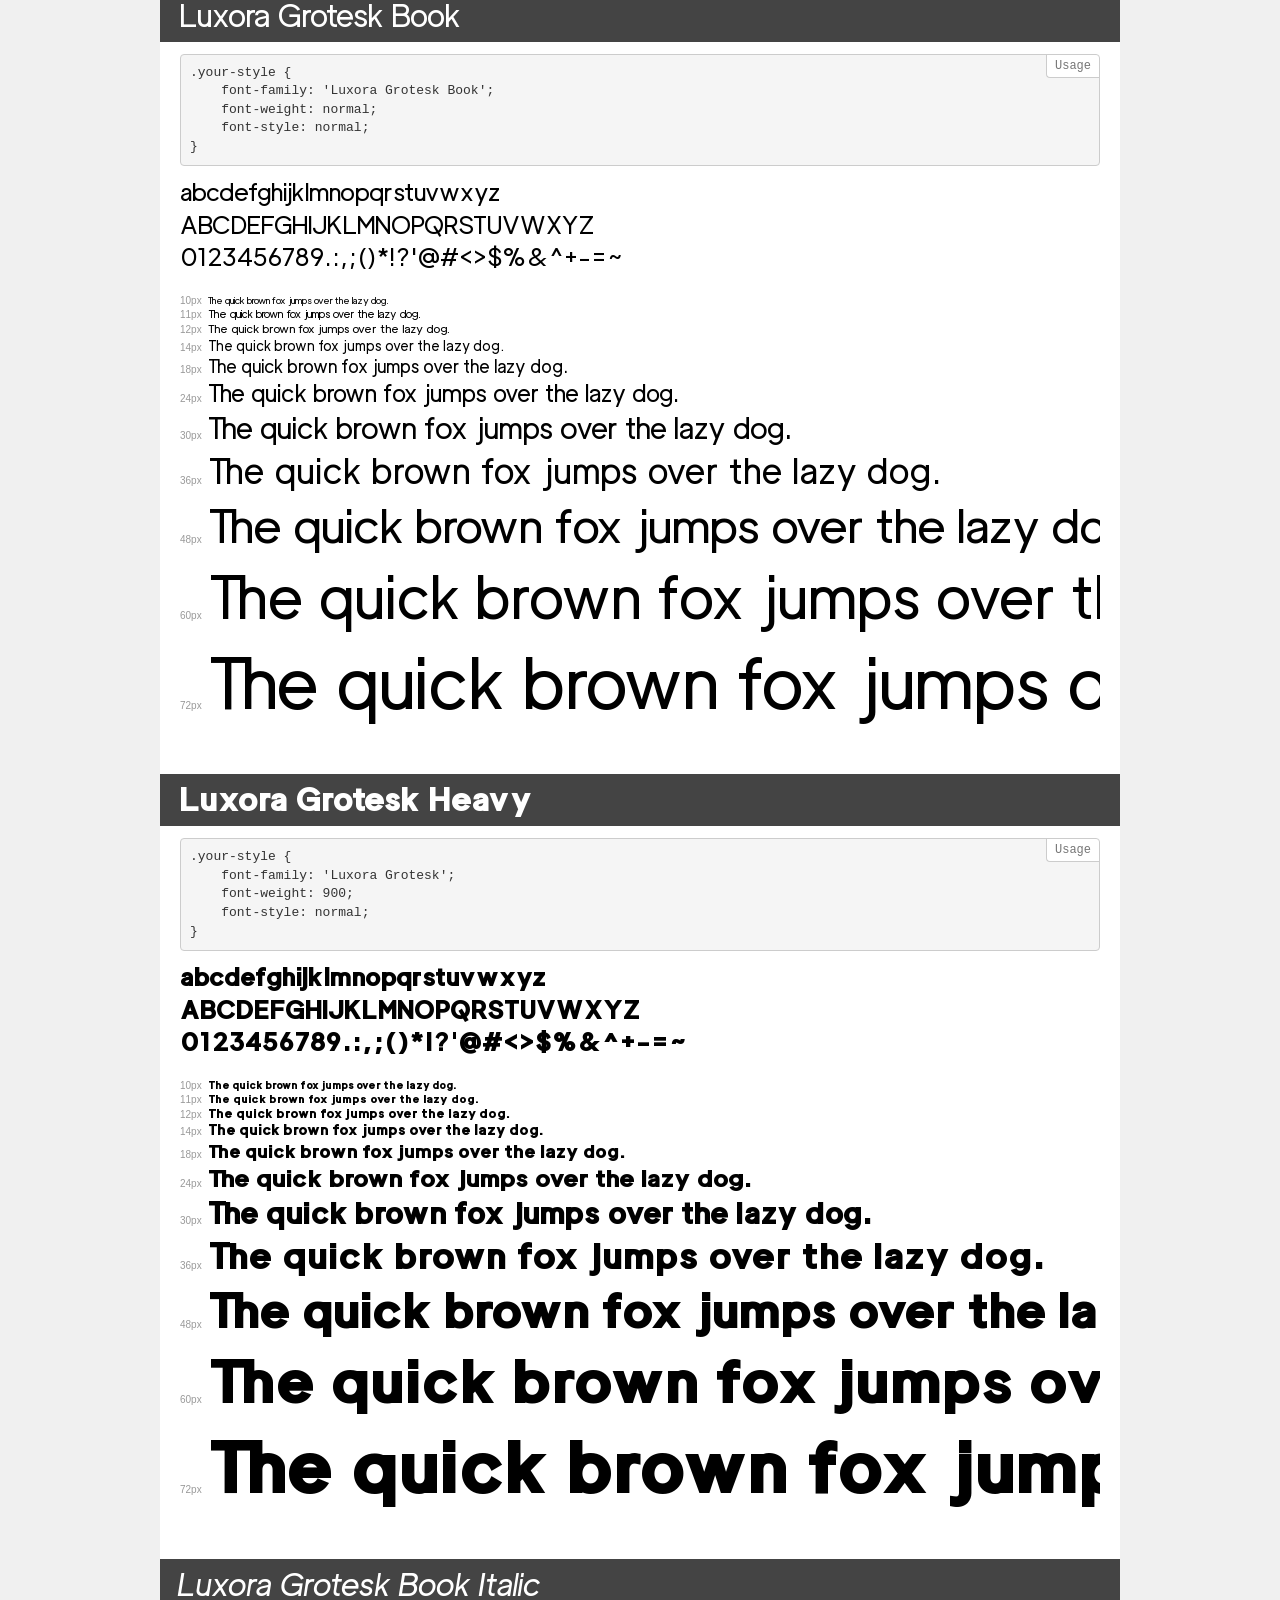
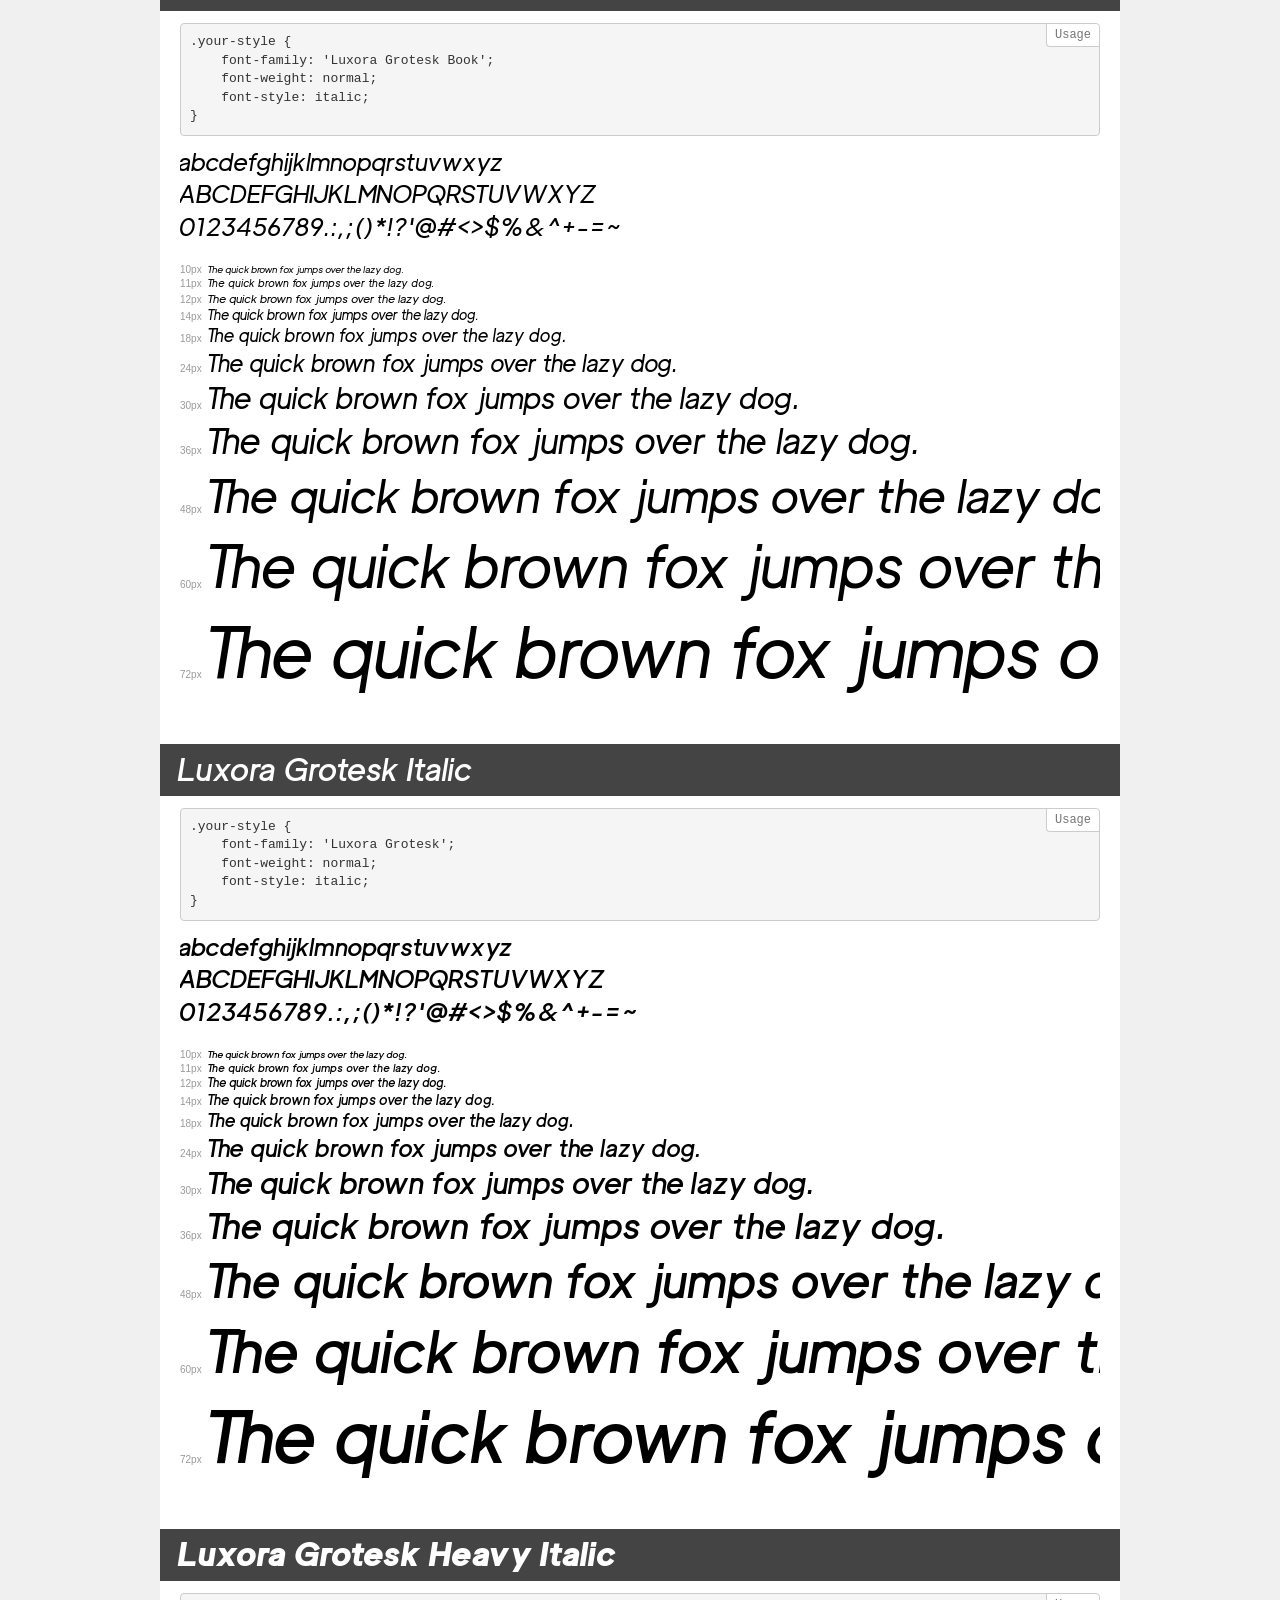
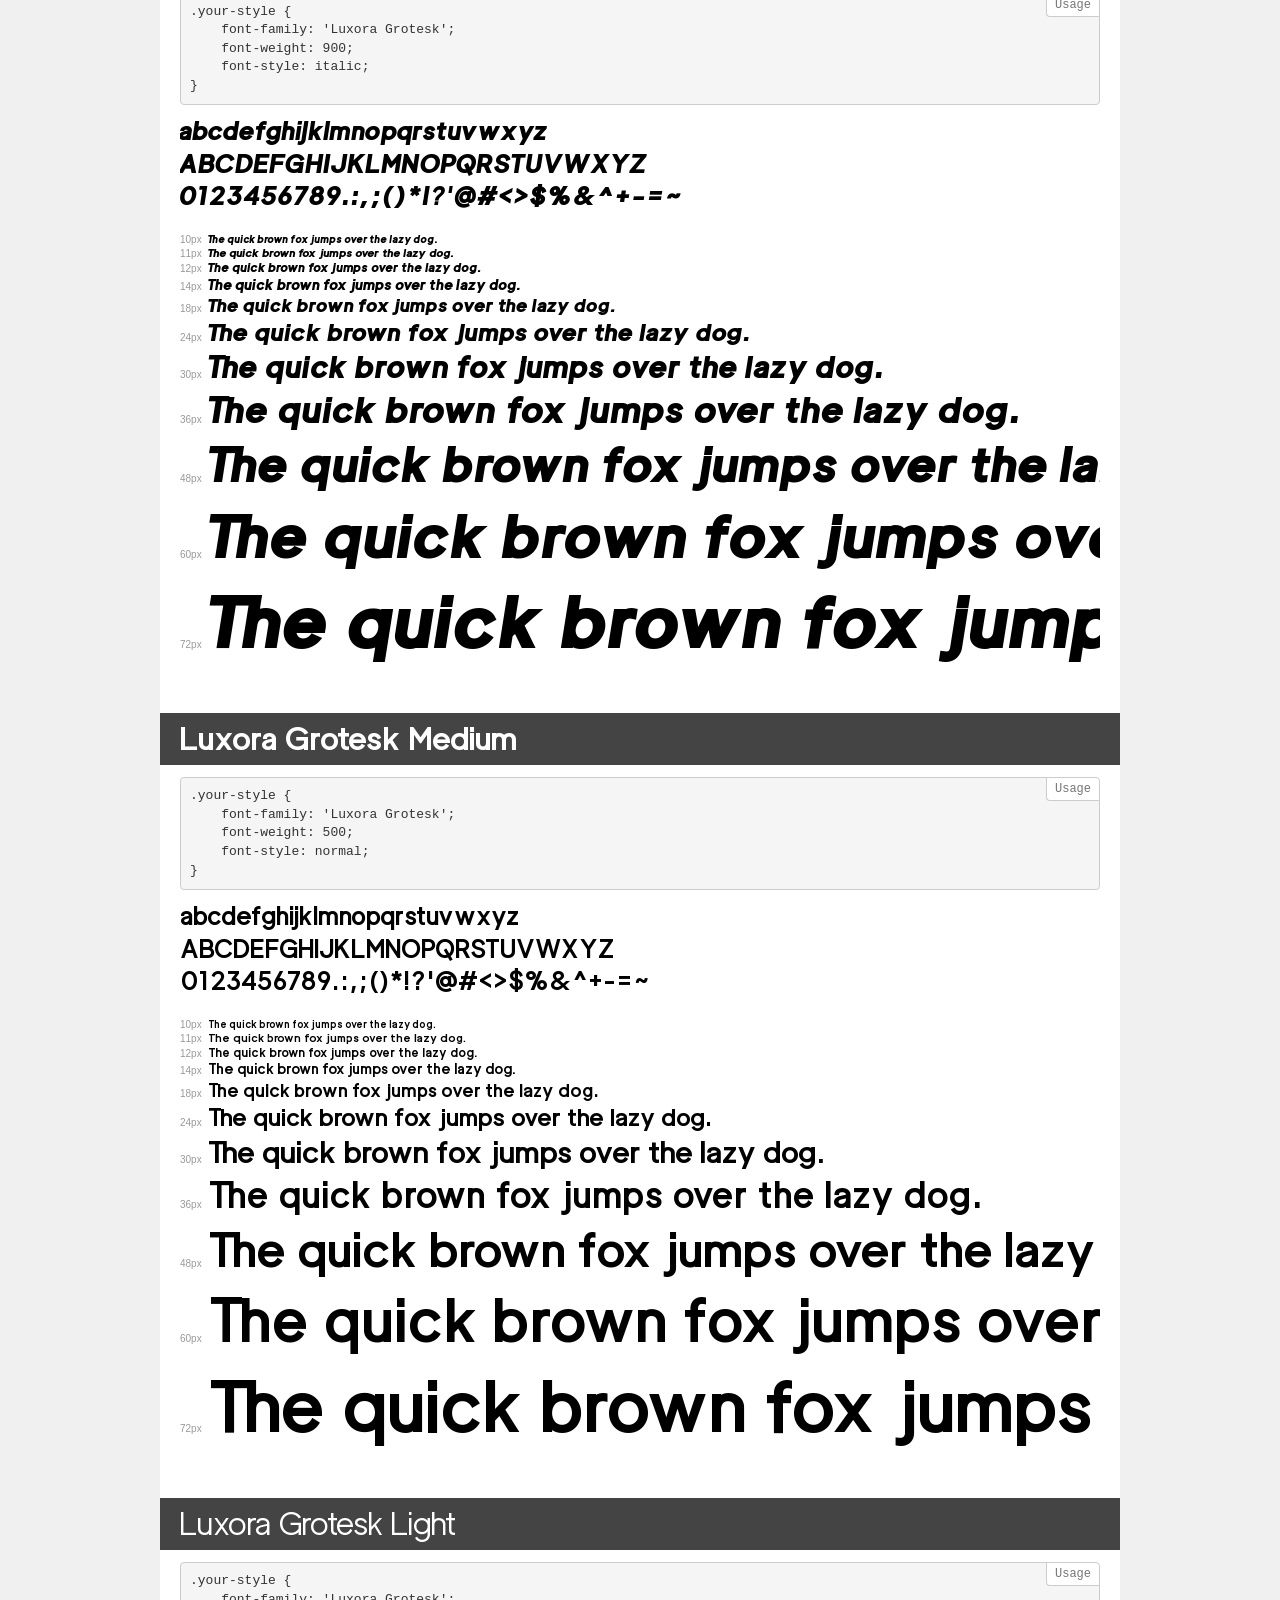
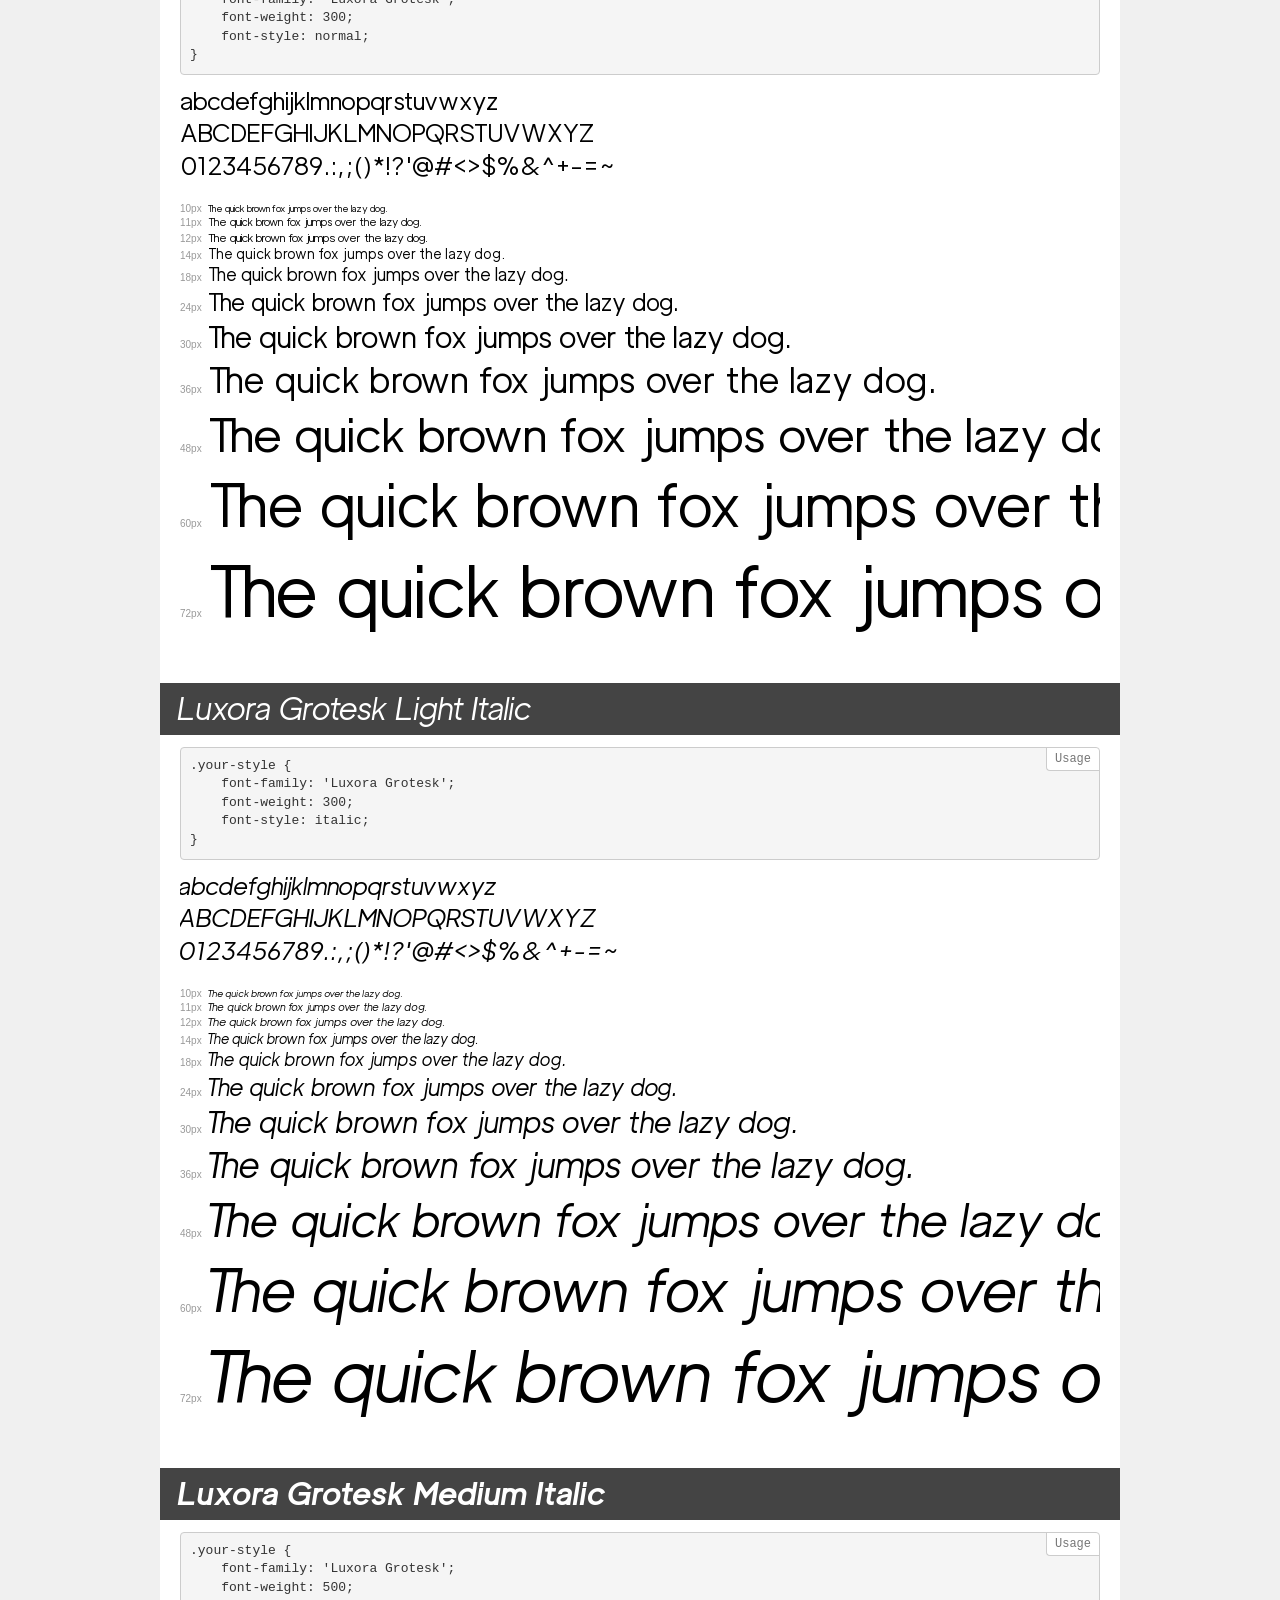
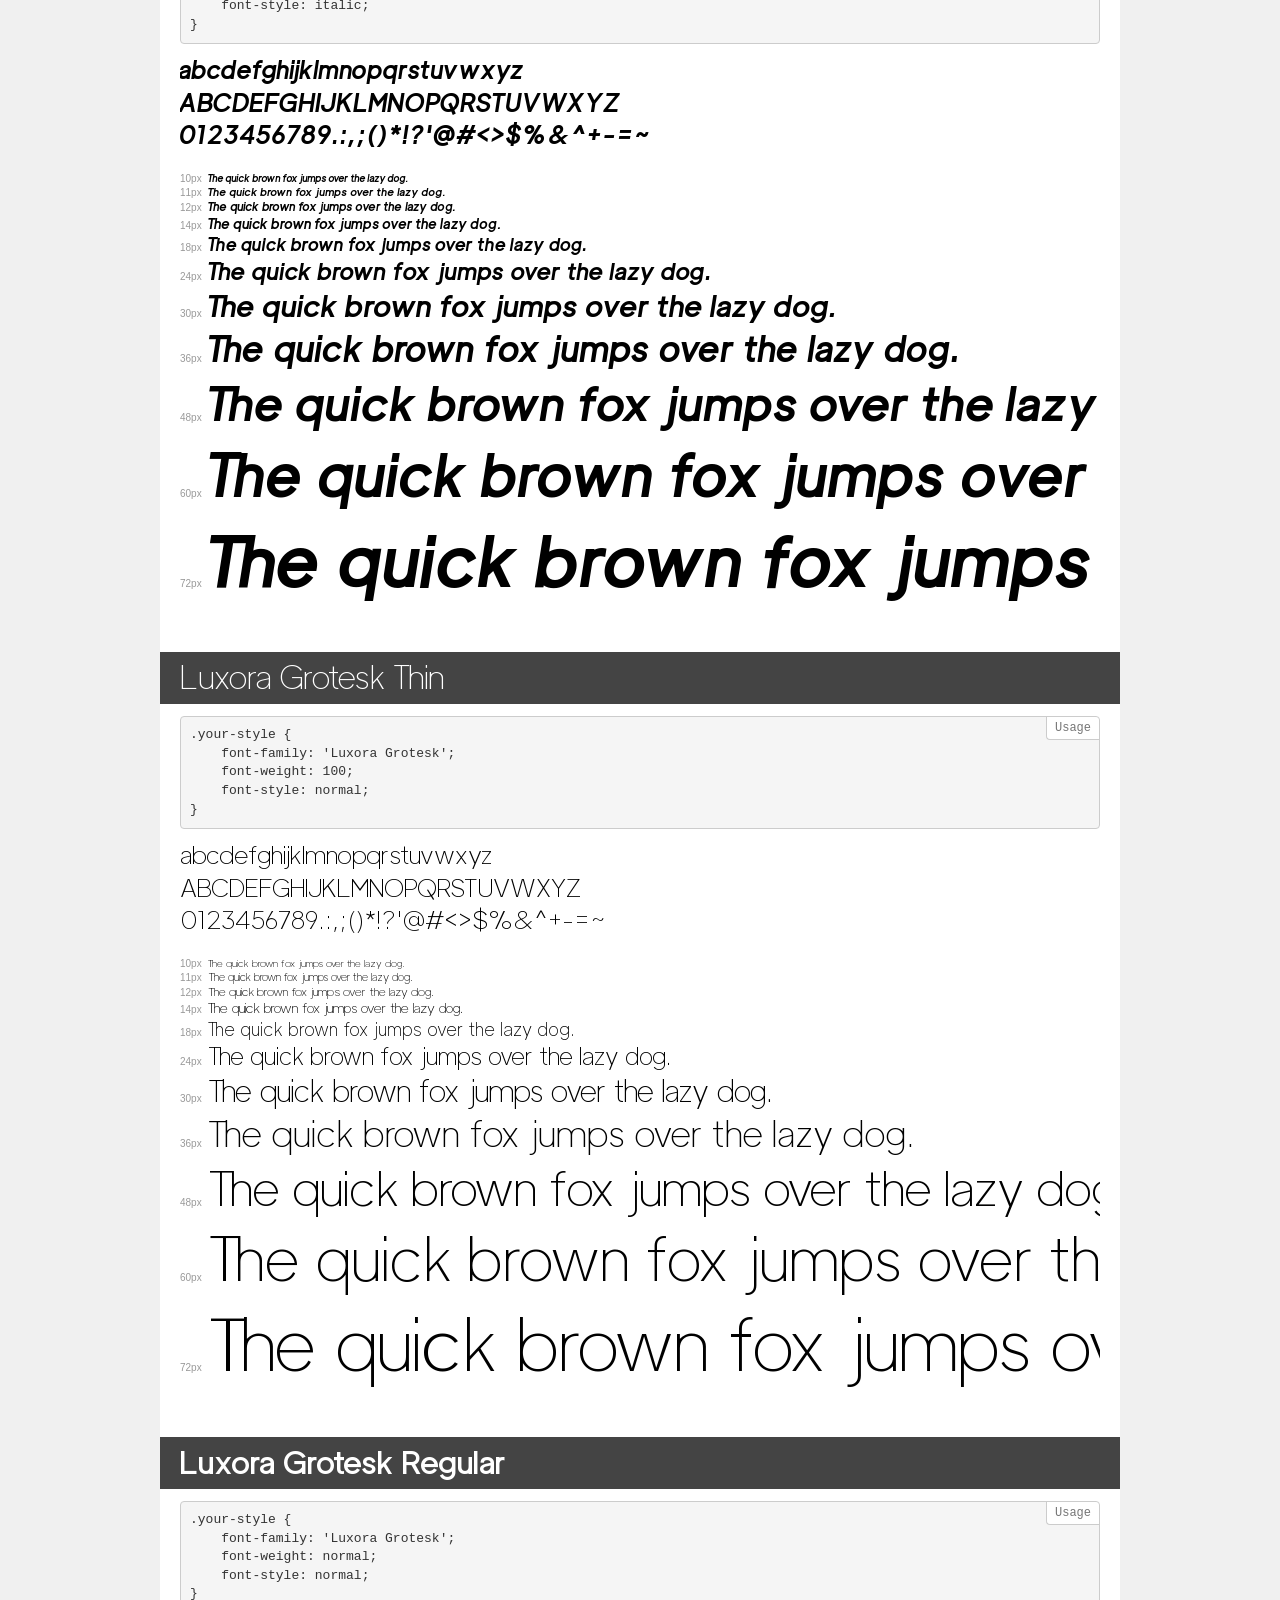
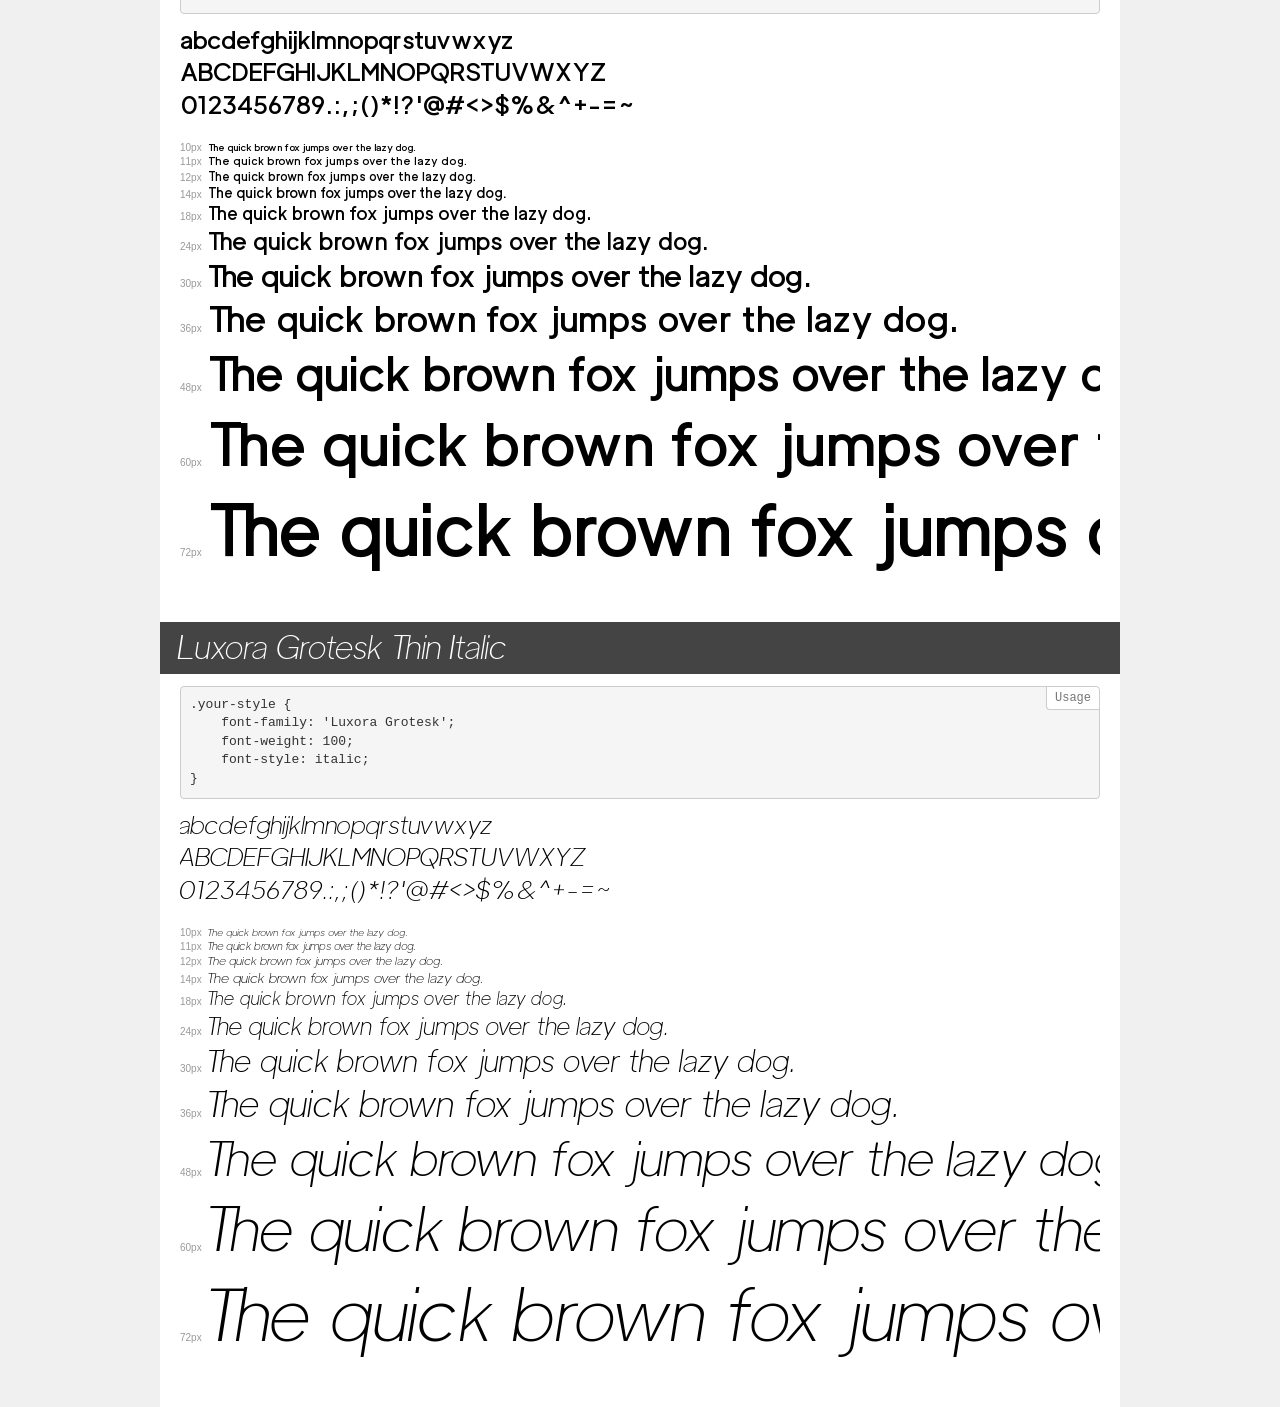
<file: asset/Web Fonts/demo.html>
<!DOCTYPE html>
<html lang="en">
<head>
    <meta charset="utf-8">
    <meta http-equiv="X-UA-Compatible" content="IE=edge">
    <meta name="viewport" content="width=device-width, initial-scale=1">
    <meta name="robots" content="noindex, noarchive">
    <meta name="format-detection" content="telephone=no">
    <title>Transfonter demo</title>
    <link href="stylesheet.css" rel="stylesheet">
    <style>
        /*
        http://meyerweb.com/eric/tools/css/reset/
        v2.0 | 20110126
        License: none (public domain)
        */
        html, body, div, span, applet, object, iframe,
        h1, h2, h3, h4, h5, h6, p, blockquote, pre,
        a, abbr, acronym, address, big, cite, code,
        del, dfn, em, img, ins, kbd, q, s, samp,
        small, strike, strong, sub, sup, tt, var,
        b, u, i, center,
        dl, dt, dd, ol, ul, li,
        fieldset, form, label, legend,
        table, caption, tbody, tfoot, thead, tr, th, td,
        article, aside, canvas, details, embed,
        figure, figcaption, footer, header, hgroup,
        menu, nav, output, ruby, section, summary,
        time, mark, audio, video {
            margin: 0;
            padding: 0;
            border: 0;
            font-size: 100%;
            font: inherit;
            vertical-align: baseline;
        }
        /* HTML5 display-role reset for older browsers */
        article, aside, details, figcaption, figure,
        footer, header, hgroup, menu, nav, section {
            display: block;
        }
        body {
            line-height: 1;
        }
        ol, ul {
            list-style: none;
        }
        blockquote, q {
            quotes: none;
        }
        blockquote:before, blockquote:after,
        q:before, q:after {
            content: '';
            content: none;
        }
        table {
            border-collapse: collapse;
            border-spacing: 0;
        }
        /* demo styles */
        body {
            background: #f0f0f0;
            color: #000;
        }
        .page {
            background: #fff;
            width: 920px;
            margin: 0 auto;
            padding: 20px 20px 0 20px;
            overflow: hidden;
        }
        .font-container {
            overflow-x: auto;
            overflow-y: hidden;
            margin-bottom: 40px;
            line-height: 1.3;
            white-space: nowrap;
            padding-bottom: 5px;
        }
        h1 {
            position: relative;
            background: #444;
            font-size: 32px;
            color: #fff;
            padding: 10px 20px;
            margin: 0 -20px 12px -20px;
        }
        .letters {
            font-size: 25px;
            margin-bottom: 20px;
        }
        .s10:before {
            content: '10px';
        }
        .s11:before {
            content: '11px';
        }
        .s12:before {
            content: '12px';
        }
        .s14:before {
            content: '14px';
        }
        .s18:before {
            content: '18px';
        }
        .s24:before {
            content: '24px';
        }
        .s30:before {
            content: '30px';
        }
        .s36:before {
            content: '36px';
        }
        .s48:before {
            content: '48px';
        }
        .s60:before {
            content: '60px';
        }
        .s72:before {
            content: '72px';
        }
        .s10:before, .s11:before, .s12:before, .s14:before,
        .s18:before, .s24:before, .s30:before, .s36:before,
        .s48:before, .s60:before, .s72:before {
            font-family: Arial, sans-serif;
            font-size: 10px;
            font-weight: normal;
            font-style: normal;
            color: #999;
            padding-right: 6px;
        }
        pre {
            display: block;
            position: relative;
            padding: 9px;
            margin: 0 0 10px;
            font-family: Monaco, Menlo, Consolas, "Courier New", monospace;
            font-size: 13px;
            line-height: 1.428571429;
            color: #333;
            font-weight: normal;
            font-style: normal;
            background-color: #f5f5f5;
            border: 1px solid #ccc;
            overflow-x: auto;
            border-radius: 4px;
        }
        pre:after {
            display: block;
            position: absolute;
            right: 0;
            top: 0;
            content: 'Usage';
            line-height: 1;
            padding: 5px 8px;
            font-size: 12px;
            color: #767676;
            background-color: #fff;
            border: 1px solid #ccc;
            border-right: none;
            border-top: none;
            border-radius: 0 4px 0 4px;
            z-index: 10;
        }
        /* responsive */
        @media (max-width: 959px) {
            .page {
                width: auto;
                margin: 0;
            }
        }
    </style>
</head>
<body>
<div class="page">
    <div class="demo">
        <h1 style="font-family: 'Luxora Grotesk'; font-weight: bold; font-style: normal;">Luxora Grotesk Bold</h1>
        <pre>.your-style {
    font-family: 'Luxora Grotesk';
    font-weight: bold;
    font-style: normal;
}</pre>
        <div class="font-container" style="font-family: 'Luxora Grotesk'; font-weight: bold; font-style: normal;">
            <p class="letters">
                abcdefghijklmnopqrstuvwxyz<br>
ABCDEFGHIJKLMNOPQRSTUVWXYZ<br>
                0123456789.:,;()*!?'@#<>$%&^+-=~
            </p>
            <p class="s10" style="font-size: 10px;">The quick brown fox jumps over the lazy dog.</p>
            <p class="s11" style="font-size: 11px;">The quick brown fox jumps over the lazy dog.</p>
            <p class="s12" style="font-size: 12px;">The quick brown fox jumps over the lazy dog.</p>
            <p class="s14" style="font-size: 14px;">The quick brown fox jumps over the lazy dog.</p>
            <p class="s18" style="font-size: 18px;">The quick brown fox jumps over the lazy dog.</p>
            <p class="s24" style="font-size: 24px;">The quick brown fox jumps over the lazy dog.</p>
            <p class="s30" style="font-size: 30px;">The quick brown fox jumps over the lazy dog.</p>
            <p class="s36" style="font-size: 36px;">The quick brown fox jumps over the lazy dog.</p>
            <p class="s48" style="font-size: 48px;">The quick brown fox jumps over the lazy dog.</p>
            <p class="s60" style="font-size: 60px;">The quick brown fox jumps over the lazy dog.</p>
            <p class="s72" style="font-size: 72px;">The quick brown fox jumps over the lazy dog.</p>
        </div>
    </div>
    <div class="demo">
        <h1 style="font-family: 'Luxora Grotesk'; font-weight: bold; font-style: italic;">Luxora Grotesk Bold Italic</h1>
        <pre>.your-style {
    font-family: 'Luxora Grotesk';
    font-weight: bold;
    font-style: italic;
}</pre>
        <div class="font-container" style="font-family: 'Luxora Grotesk'; font-weight: bold; font-style: italic;">
            <p class="letters">
                abcdefghijklmnopqrstuvwxyz<br>
ABCDEFGHIJKLMNOPQRSTUVWXYZ<br>
                0123456789.:,;()*!?'@#<>$%&^+-=~
            </p>
            <p class="s10" style="font-size: 10px;">The quick brown fox jumps over the lazy dog.</p>
            <p class="s11" style="font-size: 11px;">The quick brown fox jumps over the lazy dog.</p>
            <p class="s12" style="font-size: 12px;">The quick brown fox jumps over the lazy dog.</p>
            <p class="s14" style="font-size: 14px;">The quick brown fox jumps over the lazy dog.</p>
            <p class="s18" style="font-size: 18px;">The quick brown fox jumps over the lazy dog.</p>
            <p class="s24" style="font-size: 24px;">The quick brown fox jumps over the lazy dog.</p>
            <p class="s30" style="font-size: 30px;">The quick brown fox jumps over the lazy dog.</p>
            <p class="s36" style="font-size: 36px;">The quick brown fox jumps over the lazy dog.</p>
            <p class="s48" style="font-size: 48px;">The quick brown fox jumps over the lazy dog.</p>
            <p class="s60" style="font-size: 60px;">The quick brown fox jumps over the lazy dog.</p>
            <p class="s72" style="font-size: 72px;">The quick brown fox jumps over the lazy dog.</p>
        </div>
    </div>
    <div class="demo">
        <h1 style="font-family: 'Luxora Grotesk Book'; font-weight: normal; font-style: normal;">Luxora Grotesk Book</h1>
        <pre>.your-style {
    font-family: 'Luxora Grotesk Book';
    font-weight: normal;
    font-style: normal;
}</pre>
        <div class="font-container" style="font-family: 'Luxora Grotesk Book'; font-weight: normal; font-style: normal;">
            <p class="letters">
                abcdefghijklmnopqrstuvwxyz<br>
ABCDEFGHIJKLMNOPQRSTUVWXYZ<br>
                0123456789.:,;()*!?'@#<>$%&^+-=~
            </p>
            <p class="s10" style="font-size: 10px;">The quick brown fox jumps over the lazy dog.</p>
            <p class="s11" style="font-size: 11px;">The quick brown fox jumps over the lazy dog.</p>
            <p class="s12" style="font-size: 12px;">The quick brown fox jumps over the lazy dog.</p>
            <p class="s14" style="font-size: 14px;">The quick brown fox jumps over the lazy dog.</p>
            <p class="s18" style="font-size: 18px;">The quick brown fox jumps over the lazy dog.</p>
            <p class="s24" style="font-size: 24px;">The quick brown fox jumps over the lazy dog.</p>
            <p class="s30" style="font-size: 30px;">The quick brown fox jumps over the lazy dog.</p>
            <p class="s36" style="font-size: 36px;">The quick brown fox jumps over the lazy dog.</p>
            <p class="s48" style="font-size: 48px;">The quick brown fox jumps over the lazy dog.</p>
            <p class="s60" style="font-size: 60px;">The quick brown fox jumps over the lazy dog.</p>
            <p class="s72" style="font-size: 72px;">The quick brown fox jumps over the lazy dog.</p>
        </div>
    </div>
    <div class="demo">
        <h1 style="font-family: 'Luxora Grotesk'; font-weight: 900; font-style: normal;">Luxora Grotesk Heavy</h1>
        <pre>.your-style {
    font-family: 'Luxora Grotesk';
    font-weight: 900;
    font-style: normal;
}</pre>
        <div class="font-container" style="font-family: 'Luxora Grotesk'; font-weight: 900; font-style: normal;">
            <p class="letters">
                abcdefghijklmnopqrstuvwxyz<br>
ABCDEFGHIJKLMNOPQRSTUVWXYZ<br>
                0123456789.:,;()*!?'@#<>$%&^+-=~
            </p>
            <p class="s10" style="font-size: 10px;">The quick brown fox jumps over the lazy dog.</p>
            <p class="s11" style="font-size: 11px;">The quick brown fox jumps over the lazy dog.</p>
            <p class="s12" style="font-size: 12px;">The quick brown fox jumps over the lazy dog.</p>
            <p class="s14" style="font-size: 14px;">The quick brown fox jumps over the lazy dog.</p>
            <p class="s18" style="font-size: 18px;">The quick brown fox jumps over the lazy dog.</p>
            <p class="s24" style="font-size: 24px;">The quick brown fox jumps over the lazy dog.</p>
            <p class="s30" style="font-size: 30px;">The quick brown fox jumps over the lazy dog.</p>
            <p class="s36" style="font-size: 36px;">The quick brown fox jumps over the lazy dog.</p>
            <p class="s48" style="font-size: 48px;">The quick brown fox jumps over the lazy dog.</p>
            <p class="s60" style="font-size: 60px;">The quick brown fox jumps over the lazy dog.</p>
            <p class="s72" style="font-size: 72px;">The quick brown fox jumps over the lazy dog.</p>
        </div>
    </div>
    <div class="demo">
        <h1 style="font-family: 'Luxora Grotesk Book'; font-weight: normal; font-style: italic;">Luxora Grotesk Book Italic</h1>
        <pre>.your-style {
    font-family: 'Luxora Grotesk Book';
    font-weight: normal;
    font-style: italic;
}</pre>
        <div class="font-container" style="font-family: 'Luxora Grotesk Book'; font-weight: normal; font-style: italic;">
            <p class="letters">
                abcdefghijklmnopqrstuvwxyz<br>
ABCDEFGHIJKLMNOPQRSTUVWXYZ<br>
                0123456789.:,;()*!?'@#<>$%&^+-=~
            </p>
            <p class="s10" style="font-size: 10px;">The quick brown fox jumps over the lazy dog.</p>
            <p class="s11" style="font-size: 11px;">The quick brown fox jumps over the lazy dog.</p>
            <p class="s12" style="font-size: 12px;">The quick brown fox jumps over the lazy dog.</p>
            <p class="s14" style="font-size: 14px;">The quick brown fox jumps over the lazy dog.</p>
            <p class="s18" style="font-size: 18px;">The quick brown fox jumps over the lazy dog.</p>
            <p class="s24" style="font-size: 24px;">The quick brown fox jumps over the lazy dog.</p>
            <p class="s30" style="font-size: 30px;">The quick brown fox jumps over the lazy dog.</p>
            <p class="s36" style="font-size: 36px;">The quick brown fox jumps over the lazy dog.</p>
            <p class="s48" style="font-size: 48px;">The quick brown fox jumps over the lazy dog.</p>
            <p class="s60" style="font-size: 60px;">The quick brown fox jumps over the lazy dog.</p>
            <p class="s72" style="font-size: 72px;">The quick brown fox jumps over the lazy dog.</p>
        </div>
    </div>
    <div class="demo">
        <h1 style="font-family: 'Luxora Grotesk'; font-weight: normal; font-style: italic;">Luxora Grotesk Italic</h1>
        <pre>.your-style {
    font-family: 'Luxora Grotesk';
    font-weight: normal;
    font-style: italic;
}</pre>
        <div class="font-container" style="font-family: 'Luxora Grotesk'; font-weight: normal; font-style: italic;">
            <p class="letters">
                abcdefghijklmnopqrstuvwxyz<br>
ABCDEFGHIJKLMNOPQRSTUVWXYZ<br>
                0123456789.:,;()*!?'@#<>$%&^+-=~
            </p>
            <p class="s10" style="font-size: 10px;">The quick brown fox jumps over the lazy dog.</p>
            <p class="s11" style="font-size: 11px;">The quick brown fox jumps over the lazy dog.</p>
            <p class="s12" style="font-size: 12px;">The quick brown fox jumps over the lazy dog.</p>
            <p class="s14" style="font-size: 14px;">The quick brown fox jumps over the lazy dog.</p>
            <p class="s18" style="font-size: 18px;">The quick brown fox jumps over the lazy dog.</p>
            <p class="s24" style="font-size: 24px;">The quick brown fox jumps over the lazy dog.</p>
            <p class="s30" style="font-size: 30px;">The quick brown fox jumps over the lazy dog.</p>
            <p class="s36" style="font-size: 36px;">The quick brown fox jumps over the lazy dog.</p>
            <p class="s48" style="font-size: 48px;">The quick brown fox jumps over the lazy dog.</p>
            <p class="s60" style="font-size: 60px;">The quick brown fox jumps over the lazy dog.</p>
            <p class="s72" style="font-size: 72px;">The quick brown fox jumps over the lazy dog.</p>
        </div>
    </div>
    <div class="demo">
        <h1 style="font-family: 'Luxora Grotesk'; font-weight: 900; font-style: italic;">Luxora Grotesk Heavy Italic</h1>
        <pre>.your-style {
    font-family: 'Luxora Grotesk';
    font-weight: 900;
    font-style: italic;
}</pre>
        <div class="font-container" style="font-family: 'Luxora Grotesk'; font-weight: 900; font-style: italic;">
            <p class="letters">
                abcdefghijklmnopqrstuvwxyz<br>
ABCDEFGHIJKLMNOPQRSTUVWXYZ<br>
                0123456789.:,;()*!?'@#<>$%&^+-=~
            </p>
            <p class="s10" style="font-size: 10px;">The quick brown fox jumps over the lazy dog.</p>
            <p class="s11" style="font-size: 11px;">The quick brown fox jumps over the lazy dog.</p>
            <p class="s12" style="font-size: 12px;">The quick brown fox jumps over the lazy dog.</p>
            <p class="s14" style="font-size: 14px;">The quick brown fox jumps over the lazy dog.</p>
            <p class="s18" style="font-size: 18px;">The quick brown fox jumps over the lazy dog.</p>
            <p class="s24" style="font-size: 24px;">The quick brown fox jumps over the lazy dog.</p>
            <p class="s30" style="font-size: 30px;">The quick brown fox jumps over the lazy dog.</p>
            <p class="s36" style="font-size: 36px;">The quick brown fox jumps over the lazy dog.</p>
            <p class="s48" style="font-size: 48px;">The quick brown fox jumps over the lazy dog.</p>
            <p class="s60" style="font-size: 60px;">The quick brown fox jumps over the lazy dog.</p>
            <p class="s72" style="font-size: 72px;">The quick brown fox jumps over the lazy dog.</p>
        </div>
    </div>
    <div class="demo">
        <h1 style="font-family: 'Luxora Grotesk'; font-weight: 500; font-style: normal;">Luxora Grotesk Medium</h1>
        <pre>.your-style {
    font-family: 'Luxora Grotesk';
    font-weight: 500;
    font-style: normal;
}</pre>
        <div class="font-container" style="font-family: 'Luxora Grotesk'; font-weight: 500; font-style: normal;">
            <p class="letters">
                abcdefghijklmnopqrstuvwxyz<br>
ABCDEFGHIJKLMNOPQRSTUVWXYZ<br>
                0123456789.:,;()*!?'@#<>$%&^+-=~
            </p>
            <p class="s10" style="font-size: 10px;">The quick brown fox jumps over the lazy dog.</p>
            <p class="s11" style="font-size: 11px;">The quick brown fox jumps over the lazy dog.</p>
            <p class="s12" style="font-size: 12px;">The quick brown fox jumps over the lazy dog.</p>
            <p class="s14" style="font-size: 14px;">The quick brown fox jumps over the lazy dog.</p>
            <p class="s18" style="font-size: 18px;">The quick brown fox jumps over the lazy dog.</p>
            <p class="s24" style="font-size: 24px;">The quick brown fox jumps over the lazy dog.</p>
            <p class="s30" style="font-size: 30px;">The quick brown fox jumps over the lazy dog.</p>
            <p class="s36" style="font-size: 36px;">The quick brown fox jumps over the lazy dog.</p>
            <p class="s48" style="font-size: 48px;">The quick brown fox jumps over the lazy dog.</p>
            <p class="s60" style="font-size: 60px;">The quick brown fox jumps over the lazy dog.</p>
            <p class="s72" style="font-size: 72px;">The quick brown fox jumps over the lazy dog.</p>
        </div>
    </div>
    <div class="demo">
        <h1 style="font-family: 'Luxora Grotesk'; font-weight: 300; font-style: normal;">Luxora Grotesk Light</h1>
        <pre>.your-style {
    font-family: 'Luxora Grotesk';
    font-weight: 300;
    font-style: normal;
}</pre>
        <div class="font-container" style="font-family: 'Luxora Grotesk'; font-weight: 300; font-style: normal;">
            <p class="letters">
                abcdefghijklmnopqrstuvwxyz<br>
ABCDEFGHIJKLMNOPQRSTUVWXYZ<br>
                0123456789.:,;()*!?'@#<>$%&^+-=~
            </p>
            <p class="s10" style="font-size: 10px;">The quick brown fox jumps over the lazy dog.</p>
            <p class="s11" style="font-size: 11px;">The quick brown fox jumps over the lazy dog.</p>
            <p class="s12" style="font-size: 12px;">The quick brown fox jumps over the lazy dog.</p>
            <p class="s14" style="font-size: 14px;">The quick brown fox jumps over the lazy dog.</p>
            <p class="s18" style="font-size: 18px;">The quick brown fox jumps over the lazy dog.</p>
            <p class="s24" style="font-size: 24px;">The quick brown fox jumps over the lazy dog.</p>
            <p class="s30" style="font-size: 30px;">The quick brown fox jumps over the lazy dog.</p>
            <p class="s36" style="font-size: 36px;">The quick brown fox jumps over the lazy dog.</p>
            <p class="s48" style="font-size: 48px;">The quick brown fox jumps over the lazy dog.</p>
            <p class="s60" style="font-size: 60px;">The quick brown fox jumps over the lazy dog.</p>
            <p class="s72" style="font-size: 72px;">The quick brown fox jumps over the lazy dog.</p>
        </div>
    </div>
    <div class="demo">
        <h1 style="font-family: 'Luxora Grotesk'; font-weight: 300; font-style: italic;">Luxora Grotesk Light Italic</h1>
        <pre>.your-style {
    font-family: 'Luxora Grotesk';
    font-weight: 300;
    font-style: italic;
}</pre>
        <div class="font-container" style="font-family: 'Luxora Grotesk'; font-weight: 300; font-style: italic;">
            <p class="letters">
                abcdefghijklmnopqrstuvwxyz<br>
ABCDEFGHIJKLMNOPQRSTUVWXYZ<br>
                0123456789.:,;()*!?'@#<>$%&^+-=~
            </p>
            <p class="s10" style="font-size: 10px;">The quick brown fox jumps over the lazy dog.</p>
            <p class="s11" style="font-size: 11px;">The quick brown fox jumps over the lazy dog.</p>
            <p class="s12" style="font-size: 12px;">The quick brown fox jumps over the lazy dog.</p>
            <p class="s14" style="font-size: 14px;">The quick brown fox jumps over the lazy dog.</p>
            <p class="s18" style="font-size: 18px;">The quick brown fox jumps over the lazy dog.</p>
            <p class="s24" style="font-size: 24px;">The quick brown fox jumps over the lazy dog.</p>
            <p class="s30" style="font-size: 30px;">The quick brown fox jumps over the lazy dog.</p>
            <p class="s36" style="font-size: 36px;">The quick brown fox jumps over the lazy dog.</p>
            <p class="s48" style="font-size: 48px;">The quick brown fox jumps over the lazy dog.</p>
            <p class="s60" style="font-size: 60px;">The quick brown fox jumps over the lazy dog.</p>
            <p class="s72" style="font-size: 72px;">The quick brown fox jumps over the lazy dog.</p>
        </div>
    </div>
    <div class="demo">
        <h1 style="font-family: 'Luxora Grotesk'; font-weight: 500; font-style: italic;">Luxora Grotesk Medium Italic</h1>
        <pre>.your-style {
    font-family: 'Luxora Grotesk';
    font-weight: 500;
    font-style: italic;
}</pre>
        <div class="font-container" style="font-family: 'Luxora Grotesk'; font-weight: 500; font-style: italic;">
            <p class="letters">
                abcdefghijklmnopqrstuvwxyz<br>
ABCDEFGHIJKLMNOPQRSTUVWXYZ<br>
                0123456789.:,;()*!?'@#<>$%&^+-=~
            </p>
            <p class="s10" style="font-size: 10px;">The quick brown fox jumps over the lazy dog.</p>
            <p class="s11" style="font-size: 11px;">The quick brown fox jumps over the lazy dog.</p>
            <p class="s12" style="font-size: 12px;">The quick brown fox jumps over the lazy dog.</p>
            <p class="s14" style="font-size: 14px;">The quick brown fox jumps over the lazy dog.</p>
            <p class="s18" style="font-size: 18px;">The quick brown fox jumps over the lazy dog.</p>
            <p class="s24" style="font-size: 24px;">The quick brown fox jumps over the lazy dog.</p>
            <p class="s30" style="font-size: 30px;">The quick brown fox jumps over the lazy dog.</p>
            <p class="s36" style="font-size: 36px;">The quick brown fox jumps over the lazy dog.</p>
            <p class="s48" style="font-size: 48px;">The quick brown fox jumps over the lazy dog.</p>
            <p class="s60" style="font-size: 60px;">The quick brown fox jumps over the lazy dog.</p>
            <p class="s72" style="font-size: 72px;">The quick brown fox jumps over the lazy dog.</p>
        </div>
    </div>
    <div class="demo">
        <h1 style="font-family: 'Luxora Grotesk'; font-weight: 100; font-style: normal;">Luxora Grotesk Thin</h1>
        <pre>.your-style {
    font-family: 'Luxora Grotesk';
    font-weight: 100;
    font-style: normal;
}</pre>
        <div class="font-container" style="font-family: 'Luxora Grotesk'; font-weight: 100; font-style: normal;">
            <p class="letters">
                abcdefghijklmnopqrstuvwxyz<br>
ABCDEFGHIJKLMNOPQRSTUVWXYZ<br>
                0123456789.:,;()*!?'@#<>$%&^+-=~
            </p>
            <p class="s10" style="font-size: 10px;">The quick brown fox jumps over the lazy dog.</p>
            <p class="s11" style="font-size: 11px;">The quick brown fox jumps over the lazy dog.</p>
            <p class="s12" style="font-size: 12px;">The quick brown fox jumps over the lazy dog.</p>
            <p class="s14" style="font-size: 14px;">The quick brown fox jumps over the lazy dog.</p>
            <p class="s18" style="font-size: 18px;">The quick brown fox jumps over the lazy dog.</p>
            <p class="s24" style="font-size: 24px;">The quick brown fox jumps over the lazy dog.</p>
            <p class="s30" style="font-size: 30px;">The quick brown fox jumps over the lazy dog.</p>
            <p class="s36" style="font-size: 36px;">The quick brown fox jumps over the lazy dog.</p>
            <p class="s48" style="font-size: 48px;">The quick brown fox jumps over the lazy dog.</p>
            <p class="s60" style="font-size: 60px;">The quick brown fox jumps over the lazy dog.</p>
            <p class="s72" style="font-size: 72px;">The quick brown fox jumps over the lazy dog.</p>
        </div>
    </div>
    <div class="demo">
        <h1 style="font-family: 'Luxora Grotesk'; font-weight: normal; font-style: normal;">Luxora Grotesk Regular</h1>
        <pre>.your-style {
    font-family: 'Luxora Grotesk';
    font-weight: normal;
    font-style: normal;
}</pre>
        <div class="font-container" style="font-family: 'Luxora Grotesk'; font-weight: normal; font-style: normal;">
            <p class="letters">
                abcdefghijklmnopqrstuvwxyz<br>
ABCDEFGHIJKLMNOPQRSTUVWXYZ<br>
                0123456789.:,;()*!?'@#<>$%&^+-=~
            </p>
            <p class="s10" style="font-size: 10px;">The quick brown fox jumps over the lazy dog.</p>
            <p class="s11" style="font-size: 11px;">The quick brown fox jumps over the lazy dog.</p>
            <p class="s12" style="font-size: 12px;">The quick brown fox jumps over the lazy dog.</p>
            <p class="s14" style="font-size: 14px;">The quick brown fox jumps over the lazy dog.</p>
            <p class="s18" style="font-size: 18px;">The quick brown fox jumps over the lazy dog.</p>
            <p class="s24" style="font-size: 24px;">The quick brown fox jumps over the lazy dog.</p>
            <p class="s30" style="font-size: 30px;">The quick brown fox jumps over the lazy dog.</p>
            <p class="s36" style="font-size: 36px;">The quick brown fox jumps over the lazy dog.</p>
            <p class="s48" style="font-size: 48px;">The quick brown fox jumps over the lazy dog.</p>
            <p class="s60" style="font-size: 60px;">The quick brown fox jumps over the lazy dog.</p>
            <p class="s72" style="font-size: 72px;">The quick brown fox jumps over the lazy dog.</p>
        </div>
    </div>
    <div class="demo">
        <h1 style="font-family: 'Luxora Grotesk'; font-weight: 100; font-style: italic;">Luxora Grotesk Thin Italic</h1>
        <pre>.your-style {
    font-family: 'Luxora Grotesk';
    font-weight: 100;
    font-style: italic;
}</pre>
        <div class="font-container" style="font-family: 'Luxora Grotesk'; font-weight: 100; font-style: italic;">
            <p class="letters">
                abcdefghijklmnopqrstuvwxyz<br>
ABCDEFGHIJKLMNOPQRSTUVWXYZ<br>
                0123456789.:,;()*!?'@#<>$%&^+-=~
            </p>
            <p class="s10" style="font-size: 10px;">The quick brown fox jumps over the lazy dog.</p>
            <p class="s11" style="font-size: 11px;">The quick brown fox jumps over the lazy dog.</p>
            <p class="s12" style="font-size: 12px;">The quick brown fox jumps over the lazy dog.</p>
            <p class="s14" style="font-size: 14px;">The quick brown fox jumps over the lazy dog.</p>
            <p class="s18" style="font-size: 18px;">The quick brown fox jumps over the lazy dog.</p>
            <p class="s24" style="font-size: 24px;">The quick brown fox jumps over the lazy dog.</p>
            <p class="s30" style="font-size: 30px;">The quick brown fox jumps over the lazy dog.</p>
            <p class="s36" style="font-size: 36px;">The quick brown fox jumps over the lazy dog.</p>
            <p class="s48" style="font-size: 48px;">The quick brown fox jumps over the lazy dog.</p>
            <p class="s60" style="font-size: 60px;">The quick brown fox jumps over the lazy dog.</p>
            <p class="s72" style="font-size: 72px;">The quick brown fox jumps over the lazy dog.</p>
        </div>
    </div>
</div>
</body>
</html>
</file>
<file: asset/Web Fonts/stylesheet.css>
@font-face {
    font-family: 'Luxora Grotesk';
    src: url('LuxoraGrotesk-Bold.eot');
    src: url('LuxoraGrotesk-Bold.eot?#iefix') format('embedded-opentype'),
        url('LuxoraGrotesk-Bold.woff2') format('woff2'),
        url('LuxoraGrotesk-Bold.woff') format('woff'),
        url('LuxoraGrotesk-Bold.svg#LuxoraGrotesk-Bold') format('svg');
    font-weight: bold;
    font-style: normal;
    font-display: swap;
}

@font-face {
    font-family: 'Luxora Grotesk';
    src: url('LuxoraGrotesk-BoldItalic.eot');
    src: url('LuxoraGrotesk-BoldItalic.eot?#iefix') format('embedded-opentype'),
        url('LuxoraGrotesk-BoldItalic.woff2') format('woff2'),
        url('LuxoraGrotesk-BoldItalic.woff') format('woff'),
        url('LuxoraGrotesk-BoldItalic.svg#LuxoraGrotesk-BoldItalic') format('svg');
    font-weight: bold;
    font-style: italic;
    font-display: swap;
}

@font-face {
    font-family: 'Luxora Grotesk Book';
    src: url('LuxoraGrotesk-Book.eot');
    src: url('LuxoraGrotesk-Book.eot?#iefix') format('embedded-opentype'),
        url('LuxoraGrotesk-Book.woff2') format('woff2'),
        url('LuxoraGrotesk-Book.woff') format('woff'),
        url('LuxoraGrotesk-Book.svg#LuxoraGrotesk-Book') format('svg');
    font-weight: normal;
    font-style: normal;
    font-display: swap;
}

@font-face {
    font-family: 'Luxora Grotesk';
    src: url('LuxoraGrotesk-Heavy.eot');
    src: url('LuxoraGrotesk-Heavy.eot?#iefix') format('embedded-opentype'),
        url('LuxoraGrotesk-Heavy.woff2') format('woff2'),
        url('LuxoraGrotesk-Heavy.woff') format('woff'),
        url('LuxoraGrotesk-Heavy.svg#LuxoraGrotesk-Heavy') format('svg');
    font-weight: 900;
    font-style: normal;
    font-display: swap;
}

@font-face {
    font-family: 'Luxora Grotesk Book';
    src: url('LuxoraGrotesk-BookItalic.eot');
    src: url('LuxoraGrotesk-BookItalic.eot?#iefix') format('embedded-opentype'),
        url('LuxoraGrotesk-BookItalic.woff2') format('woff2'),
        url('LuxoraGrotesk-BookItalic.woff') format('woff'),
        url('LuxoraGrotesk-BookItalic.svg#LuxoraGrotesk-BookItalic') format('svg');
    font-weight: normal;
    font-style: italic;
    font-display: swap;
}

@font-face {
    font-family: 'Luxora Grotesk';
    src: url('LuxoraGrotesk-Italic.eot');
    src: url('LuxoraGrotesk-Italic.eot?#iefix') format('embedded-opentype'),
        url('LuxoraGrotesk-Italic.woff2') format('woff2'),
        url('LuxoraGrotesk-Italic.woff') format('woff'),
        url('LuxoraGrotesk-Italic.svg#LuxoraGrotesk-Italic') format('svg');
    font-weight: normal;
    font-style: italic;
    font-display: swap;
}

@font-face {
    font-family: 'Luxora Grotesk';
    src: url('LuxoraGrotesk-HeavyItalic.eot');
    src: url('LuxoraGrotesk-HeavyItalic.eot?#iefix') format('embedded-opentype'),
        url('LuxoraGrotesk-HeavyItalic.woff2') format('woff2'),
        url('LuxoraGrotesk-HeavyItalic.woff') format('woff'),
        url('LuxoraGrotesk-HeavyItalic.svg#LuxoraGrotesk-HeavyItalic') format('svg');
    font-weight: 900;
    font-style: italic;
    font-display: swap;
}

@font-face {
    font-family: 'Luxora Grotesk';
    src: url('LuxoraGrotesk-Medium.eot');
    src: url('LuxoraGrotesk-Medium.eot?#iefix') format('embedded-opentype'),
        url('LuxoraGrotesk-Medium.woff2') format('woff2'),
        url('LuxoraGrotesk-Medium.woff') format('woff'),
        url('LuxoraGrotesk-Medium.svg#LuxoraGrotesk-Medium') format('svg');
    font-weight: 500;
    font-style: normal;
    font-display: swap;
}

@font-face {
    font-family: 'Luxora Grotesk';
    src: url('LuxoraGrotesk-Light.eot');
    src: url('LuxoraGrotesk-Light.eot?#iefix') format('embedded-opentype'),
        url('LuxoraGrotesk-Light.woff2') format('woff2'),
        url('LuxoraGrotesk-Light.woff') format('woff'),
        url('LuxoraGrotesk-Light.svg#LuxoraGrotesk-Light') format('svg');
    font-weight: 300;
    font-style: normal;
    font-display: swap;
}

@font-face {
    font-family: 'Luxora Grotesk';
    src: url('LuxoraGrotesk-LightItalic.eot');
    src: url('LuxoraGrotesk-LightItalic.eot?#iefix') format('embedded-opentype'),
        url('LuxoraGrotesk-LightItalic.woff2') format('woff2'),
        url('LuxoraGrotesk-LightItalic.woff') format('woff'),
        url('LuxoraGrotesk-LightItalic.svg#LuxoraGrotesk-LightItalic') format('svg');
    font-weight: 300;
    font-style: italic;
    font-display: swap;
}

@font-face {
    font-family: 'Luxora Grotesk';
    src: url('LuxoraGrotesk-MediumItalic.eot');
    src: url('LuxoraGrotesk-MediumItalic.eot?#iefix') format('embedded-opentype'),
        url('LuxoraGrotesk-MediumItalic.woff2') format('woff2'),
        url('LuxoraGrotesk-MediumItalic.woff') format('woff'),
        url('LuxoraGrotesk-MediumItalic.svg#LuxoraGrotesk-MediumItalic') format('svg');
    font-weight: 500;
    font-style: italic;
    font-display: swap;
}

@font-face {
    font-family: 'Luxora Grotesk';
    src: url('LuxoraGrotesk-Thin.eot');
    src: url('LuxoraGrotesk-Thin.eot?#iefix') format('embedded-opentype'),
        url('LuxoraGrotesk-Thin.woff2') format('woff2'),
        url('LuxoraGrotesk-Thin.woff') format('woff'),
        url('LuxoraGrotesk-Thin.svg#LuxoraGrotesk-Thin') format('svg');
    font-weight: 100;
    font-style: normal;
    font-display: swap;
}

@font-face {
    font-family: 'Luxora Grotesk';
    src: url('LuxoraGrotesk-Regular.eot');
    src: url('LuxoraGrotesk-Regular.eot?#iefix') format('embedded-opentype'),
        url('LuxoraGrotesk-Regular.woff2') format('woff2'),
        url('LuxoraGrotesk-Regular.woff') format('woff'),
        url('LuxoraGrotesk-Regular.svg#LuxoraGrotesk-Regular') format('svg');
    font-weight: normal;
    font-style: normal;
    font-display: swap;
}

@font-face {
    font-family: 'Luxora Grotesk';
    src: url('LuxoraGrotesk-ThinItalic.eot');
    src: url('LuxoraGrotesk-ThinItalic.eot?#iefix') format('embedded-opentype'),
        url('LuxoraGrotesk-ThinItalic.woff2') format('woff2'),
        url('LuxoraGrotesk-ThinItalic.woff') format('woff'),
        url('LuxoraGrotesk-ThinItalic.svg#LuxoraGrotesk-ThinItalic') format('svg');
    font-weight: 100;
    font-style: italic;
    font-display: swap;
}
</file>
<file: asset/css/main.css>
html, body {
      margin: 0;
      color:#F4F4F4;
      font-family:"Luxora Grotesk","Inter", sans-serif!important;   
      padding: 0;
      background-color: #06111C;
      overflow-x:hidden ;
  }
  a{
    text-decoration: none;
  }
  img{
    width:auto;
    height:auto;
    max-width: 100%;
  }
  .py-12 {
    padding-top: 120px;
    padding-bottom: 120px;
  }
  p{   
    font-family:"Inter",sans-serif;
    margin:0;
    }  
h1,h2,h3,h4,h5,h6{
  font-family: "Luxora Grostek",sans-serif;
  margin:0;
}
.font-Inter{
  font-family: "Inter",sans-serif;
}
.font-Luxora{
  font-family: "Luxora Grotesk",sans-serif;
}
    .btn{
      padding:12px 24px;
      font-size:16px;
      font-weight: 500;
      border:none;  
      border-radius:16px;
     }
     /* background and colors */
.bg-primary {
background-color: #867EE8!important;
}
.btn-primary{
  background-color: #867EE8!important;
 color:white;
}
.bg-seceondary{
  background-color: #29D9D0;
}
.btn-seceondary{
  background-color: #29D9D0;
color: #06111C;
}
.btn-seceondary:hover{
background-color: #29D9D0;
color: #06111C;
}
.bg-blue{
  background-color:#296fd9;
}
.btn-blue{
  background-color: #296fd9;
  color: white;
}
.btn-blue:hover{
  background: #296fd9;
color: #F4F4F4;
}
.bg-green{
  background-color: #00d98d;
}
.text-primary{
  color:#867EE8!important;
}
.text-seceondary{
  color:#BAB8CC;
}
    .mt-6{
      margin-top:80px;
    }
    .mb-7{
      margin-bottom:64px;
    }
    .fs-20{
      font-size: 20px;
    }
    .fs-22{
      font-size: 22px;
    }
  h1{
      font-size:56px;
      margin: 0;
      font-weight: 600;
  } 
  h2{
    font-size: 56px;
    font-weight:700;
  
  }
  h3{
    font-size:32px;
    font-weight: 500;
  
  }
  h4{
    font-size: 20px;
    margin-top: 5px;
  }
  h5{
    font-size:18px;
    font-weight: 400;
  }
  .navbar {
    background-color: transparent;
    width: 100%;
    padding-top:24px;
   padding-bottom: 24px;
    transition: background-color 0.1s smooth;
  }
  .navbar.scrolled {
    background-color: #06111C;
    padding-top:16px ;
    padding-bottom:16px ;
  }
  .nav-link{
    padding:12px 14px!important;
  }
  
  /* home starts */  
  .hero-section{ 
    background: linear-gradient(180deg, rgba(6, 17, 28, 0) 34.38%, #06111c 100%), url(/asset/images/bgimage.png) center center /cover;
  }

  .featured{
  margin-bottom: 80px;
  margin-right:20px
  }
  .tag-line{
  font-size: 22px;
  margin-bottom:40px;
  padding-top:40px;
  }
  /* Vision starts */
  .vision-line{
      padding: 8px;
      border-left:4px solid #867EE8;
  } 
  .image-wrapper{
    width: 100%;
    height: auto;
    aspect-ratio: 16/9;
  }
  .vision-section button {
        position: absolute;
        top: 50%;
        left: 50%;
        transform: translate(-50%, -50%);
    }
    .video .play-button {
        width: 48px;
        height: 48px;
        border-radius: 50%;
        font-size: 20px;
    }
    .modal-dialog {
        max-width: 80%;
    }
    .modal-dialog iframe {
        width: 100%;
        height:100vh;
        aspect-ratio: 16/9;
    }
  /* Products start */
  .product-section{
  background-image:url('/asset/images/Ellips.svg');
  background-repeat:no-repeat;
  width: 100%;
  }
  .product-cards-layout{
    padding:64px;
    background-color:#001926;
    backdrop-filter: blur(10px);
  }
  .row{
    margin-left: 0;
    margin-right: 0;
  }
  /* Roadmap start */
  .roadmap-section .card{
    border-radius: 16px;
    border: 3px;
    padding: 24px;    
    cursor:default;
    background-color: #001926;
  }
  .complete{
    background-color: #001926;
    }
  .progess{
    background: linear-gradient(90deg, rgba(134, 126, 232, 0.16) 0%, rgba(134, 126, 232, 0.00) 100%), #06111C;
    box-shadow: 0px 4px 4px 0px rgba(0, 0, 0, 0.25); 
  }
.completed{
  background-color: #00d98d;
  color:#06111C ;
}
.coming-soon{
  background-color: #06111C;
  color: #F4F4F4;
}
.swiper-slide-active{
      border: 3px solid  #867EE8;
      border-radius: 16px; 
      background: linear-gradient(90deg, rgba(134, 126, 232, 0.16) 0%, rgba(134, 126, 232, 0.00) 100%), #06111C;
      box-shadow: 0px 4px 4px 0px rgba(0, 0, 0, 0.25); 

    }
.roadmap-section .swiper-button{
    border: 2px solid white ;
    color: #F4F4F4;
    padding: 0;
    width: 36px;
    height: 36px;
    background-color:transparent;
    border-radius:100%;
  }
.swiper-button:hover{
    background-color: #F4F4F4;
    color: #06111C; 
  }
.swiper-button.swiper-button-disabled{
 border-color:#808080;
 background-color:transparent;
 color:#808080; 
    }
  .badge{
    padding:8px;
  }
  /* tokenomics */
  .tokenomics-section{
    background-image:url('/asset/images/Ellise.svg');
    width: 100%;
    background-repeat:no-repeat;
    }
    .tokenomics-section .dot {
      display: inline-block;
      width: 13px;
      height: 13px;
      border-radius: 100%;}
.tokenomics-section.bg-success{
  background:#00d98d; 
}
  /* team section */
  .team-section .card{
    color:white;
    background-color:#001926;
    border-radius: 16px;
  }
  .img-wrapper{
min-width:100px;
height: 100px;
object-fit: cover;
  }
  /* faq starts */
  #accord-head{
    background-color: #001926 ; 
    box-shadow: none;
    color: #F4F4F4;
    border-radius: 16px;
  }
  
  #accordionExample .accordion-item {
  border-radius:16px;
  background-color: #001926; 
  border:2px solid #001926;
  }
  #accord-head.accordion-button::after{
  background-image:url("/asset/images/chevron-down.svg");
  }
  /* Get started */
  .started-background{
    background-image: url('/asset/images/elie.svg'), url('/asset/images/Ellipse.svg');
    background-position:left top, right bottom;
    background-repeat: no-repeat;
    border-radius: 16px;  
  }
  .text-decoration-underline:hover{
    cursor:pointer;
    color:#BAB8CC!important;
  }
  /* footer starts */
  .footer {
    background-color: #001926;
  }
  @media screen and (max-width: 1199.98px) {
.navbar, ul, li {
        margin: 0 ;
    }

  }
  @media screen and (max-width: 991.97px) {
  h1 {
        font-size: 50px;
    }
    h2{
      font-size: 50px;
    }
    .product-cards-layout {
        padding: 60px;
    }
    .py-12{
      padding-top:100px;
      padding-bottom:100px;
    }
    .mb-7{
      margin-bottom:60px;
    }
}
@media screen and (max-width:767.98px) {
 h1{
  font-size: 40px;
 } 
 h2{
font-size: 45px;
 }
 h3{
  font-size: 28px;  
  
}
h4{
font-size:20px;
}
h5{
  font-size: 18px;
}
.gap-4{
  gap: 12px!important;

}
.product-cards-layout{
  padding:45px;
}
.py-12{
  padding-top:80px;
  padding-bottom: 80px;
}
.mb-7{
    margin-bottom: 58px;
}
.mt-4{
  margin-top:16px;
}
.mt-6{
  margin-top:70px ;
}
.fs-22{
  font-size: 20px;
}
.fs-20{
  font-size: 18px;
}
}
  @media screen and (max-width: 575.97px) {
  
    .py-12{
      padding-top:70px;
      padding-bottom:70px;
    }
    .mb-7{
margin-bottom: 57px;
    }
    .mt-4{
      margin-top:15px;
    }
    .mt-6 {
      margin-top: 60px;
    }
    .fs-22{
      font-size: 18px;
    }  
    
.fs-20{
  font-size: 16px;
}
    .product-cards-layout{
      padding:30px;
    }
    h1{
      font-size: 32px;
    }
    h2{
      font-size:32px ;
    }
    h3{
        font-size: 24px;
    }
  h4{
    font-size:20px;
  }
  
h5{
  font-size: 16px;
}
p{
  font-size: 14px;
}
.gap-4{
  gap:10px!important
}
    .modal-dialog {
        max-width: 100%;
    }
    .navbar ul li {
        margin: 15px 0;
    }
    .modal-body {
        padding: 0;
    }
  .modal-dialog {
          max-width: 100%;
      }
      .modal-body {
          padding: 0;
      }
  }
</file>
